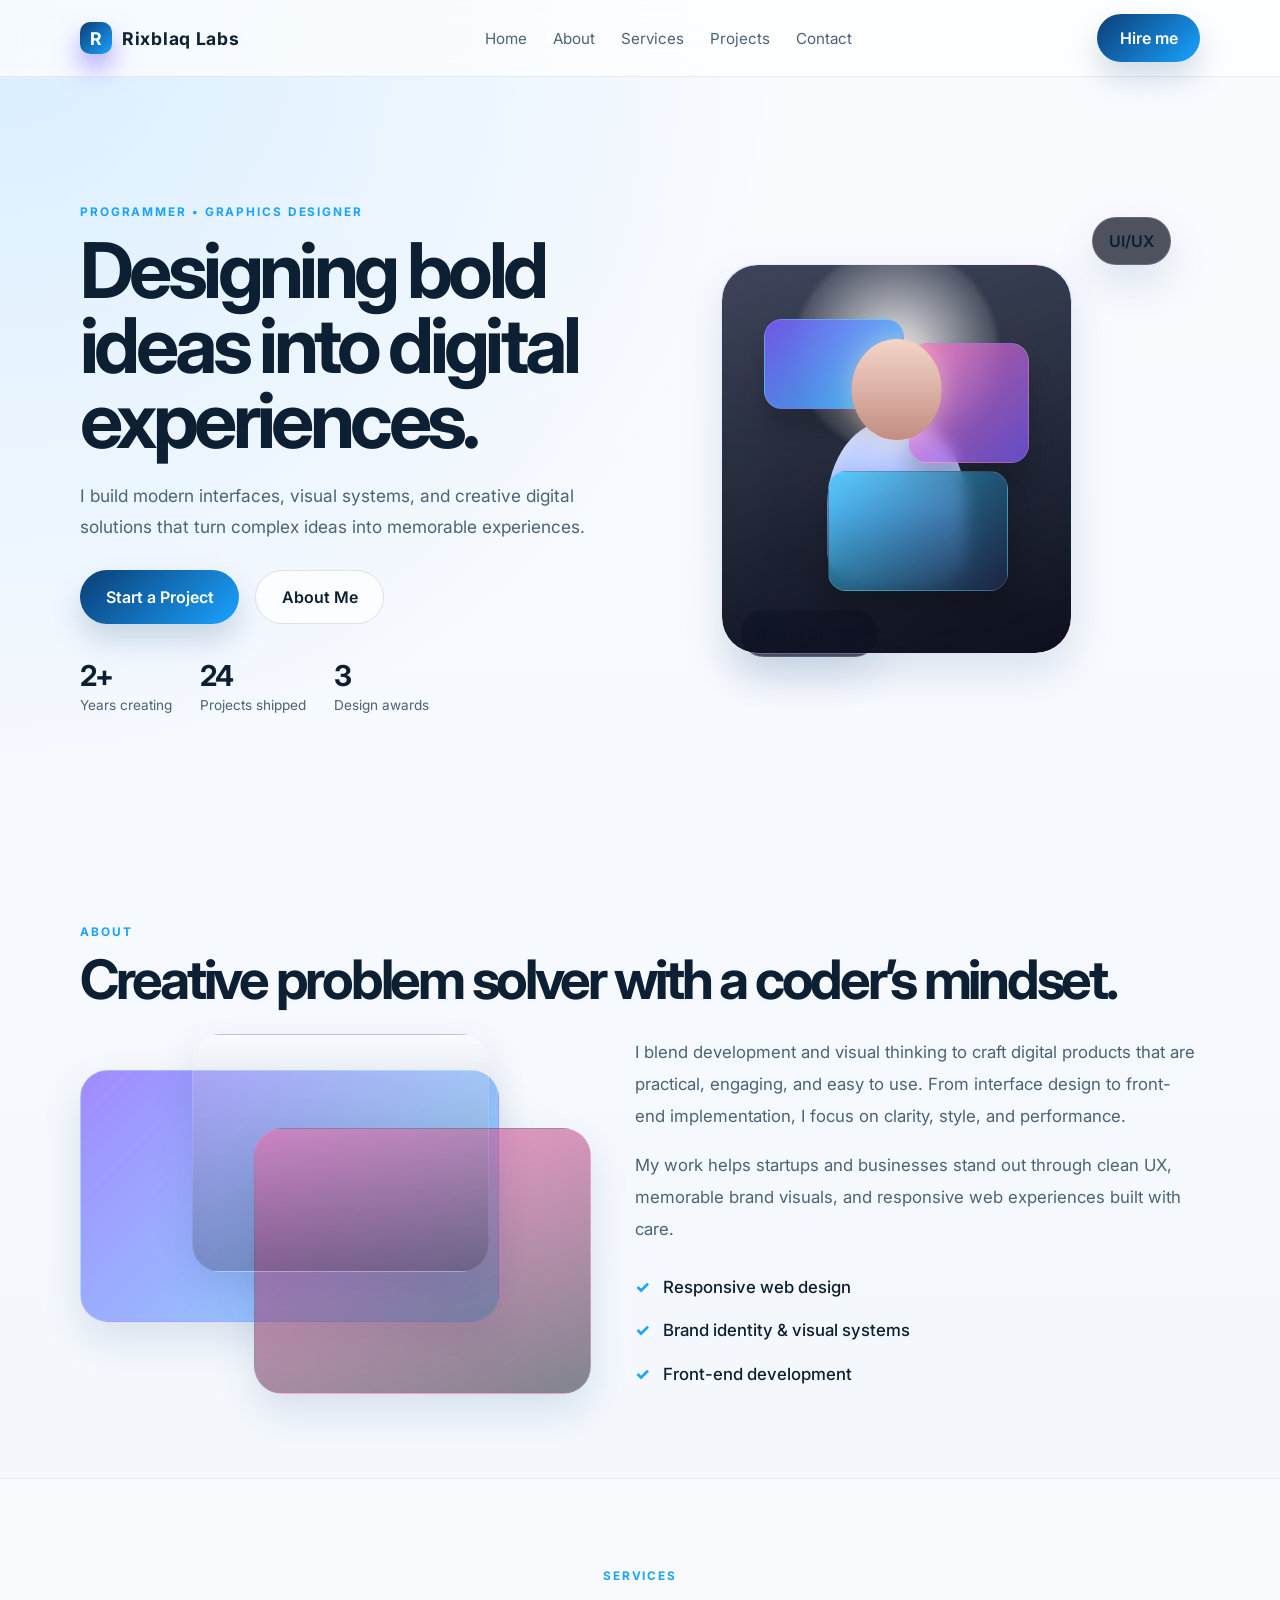
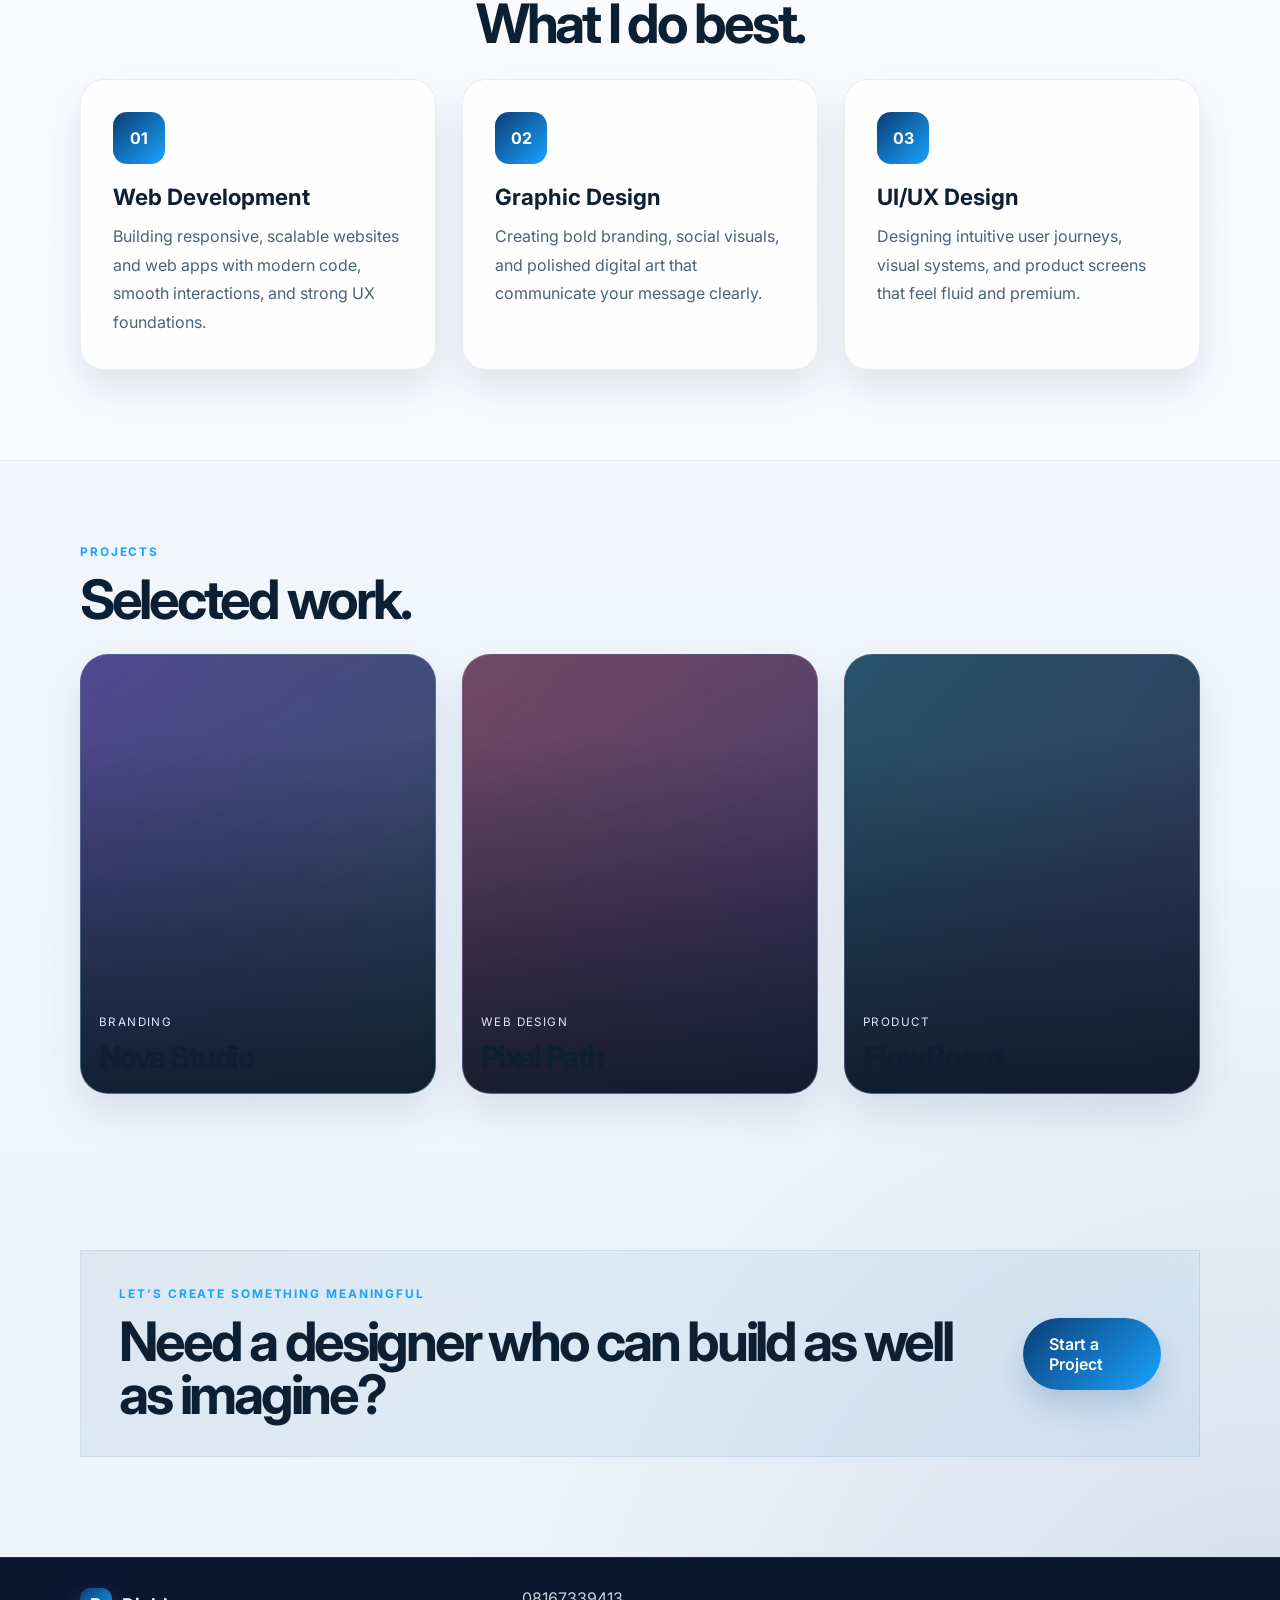
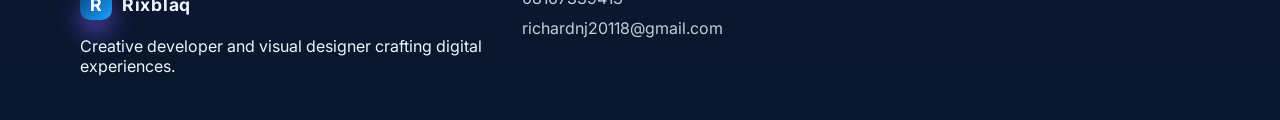
<file: index.html>
<!DOCTYPE html>
<html lang="en">
  <head>
    <meta charset="UTF-8" />
    <meta name="viewport" content="width=device-width, initial-scale=1.0" />
    <title>Rixblaq | Portfolio</title>
    <meta
      name="description"
      content="Portfolio website for a programmer and graphics designer."
    />
    <link rel="preconnect" href="https://fonts.googleapis.com" />
    <link rel="preconnect" href="https://fonts.gstatic.com" crossorigin />
    <link
      href="https://fonts.googleapis.com/css2?family=Inter:wght@400;500;600;700;800;900&display=swap"
      rel="stylesheet"
    />
    <link rel="icon" type="image/jpg" href="images/favicon.jpg">
    <link rel="stylesheet" href="assets/style.css">
  </head>
  <body>
    <header class="site-header">
      <nav class="nav container">
        <div class="brand">
          <span class="brand-mark">R</span>
          <span>Rixblaq Labs</span>
        </div>
        <div class="nav-links">
          <a href="home.html">Home</a>
          <a href="about.html">About</a>
          <a href="services.html">Services</a>
          <a href="projects.html">Projects</a>
          <a href="contact.html">Contact</a>
        </div>
        <a class="nav-btn" href="https://wa.me/2348167339413?text=Hi%20Richard%2C%20I%20saw%20your%20portfolio%20and%20I%E2%80%99d%20like%20to%20discuss%20a%20project.%20Are%20you%20available%3F" target="_blank" rel="noreferrer">Hire me</a>
      </nav>
    </header>

    <main>
      <section class="hero container">
        <div class="hero-copy">
          <p class="eyebrow">Programmer • Graphics Designer</p>
          <h1>Designing bold ideas into digital experiences.</h1>
          <p class="lead">
            I build modern interfaces, visual systems, and creative digital solutions
            that turn complex ideas into memorable experiences.
          </p>
          <div class="cta-row">
            <a class="primary-btn" href="https://wa.me/2348167339413?text=Hi%20Richard%2C%20I%20saw%20your%20portfolio%20and%20I%E2%80%99d%20like%20to%20discuss%20a%20project.%20Are%20you%20available%3F" target="_blank" rel="noreferrer">Start a Project</a>
            <a class="secondary-btn" href="about.html">About Me</a>
          </div>
          <div class="hero-stats">
            <div>
              <strong>2+</strong>
              <span>Years creating</span>
            </div>
            <div>
              <strong>24</strong>
              <span>Projects shipped</span>
            </div>
            <div>
              <strong>3</strong>
              <span>Design awards</span>
            </div>
          </div>
        </div>

        <div class="hero-visual" aria-label="Designer portfolio graphic">
          <div class="portrait-card">
            <div class="portrait-glow"></div>
            <div class="portrait-shape">
              <div class="mini-card mini-one"></div>
              <div class="mini-card mini-two"></div>
              <div class="mini-card mini-three"></div>
            </div>
          </div>
          <div class="floating-tag tag-top">UI/UX</div>
          <div class="floating-tag tag-bottom">Brand Design</div>
        </div>
      </section>

      <section class="about container">
        <div class="section-heading">
          <p class="eyebrow">About</p>
          <h2>Creative problem solver with a coder’s mindset.</h2>
        </div>
        <div class="about-grid">
          <div class="about-visual">
            <div class="panel panel-one"></div>
            <div class="panel panel-two"></div>
            <div class="panel panel-three"></div>
          </div>
          <div class="about-copy">
            <p>
              I blend development and visual thinking to craft digital products that are
              practical, engaging, and easy to use. From interface design to front-end
              implementation, I focus on clarity, style, and performance.
            </p>
            <p>
              My work helps startups and businesses stand out through clean UX,
              memorable brand visuals, and responsive web experiences built with care.
            </p>
            <ul class="check-list">
              <li>Responsive web design</li>
              <li>Brand identity & visual systems</li>
              <li>Front-end development</li>
            </ul>
          </div>
        </div>
      </section>

      <section class="services">
        <div class="container">
          <div class="section-heading center">
            <p class="eyebrow">Services</p>
            <h2>What I do best.</h2>
          </div>
          <div class="service-grid">
            <article class="service-card">
              <div class="icon">01</div>
              <h3>Web Development</h3>
              <p>
                Building responsive, scalable websites and web apps with modern code,
                smooth interactions, and strong UX foundations.
              </p>
            </article>
            <article class="service-card">
              <div class="icon">02</div>
              <h3>Graphic Design</h3>
              <p>
                Creating bold branding, social visuals, and polished digital art that
                communicate your message clearly.
              </p>
            </article>
            <article class="service-card">
              <div class="icon">03</div>
              <h3>UI/UX Design</h3>
              <p>
                Designing intuitive user journeys, visual systems, and product screens
                that feel fluid and premium.
              </p>
            </article>
          </div>
        </div>
      </section>

      <section class="projects container">
        <div class="section-heading">
          <p class="eyebrow">Projects</p>
          <h2>Selected work.</h2>
        </div>
        <div class="project-grid">
          <article class="project-card card-one">
            <div class="project-info">
              <span>Branding</span>
              <h3>Nova Studio</h3>
            </div>
          </article>
          <article class="project-card card-two">
            <div class="project-info">
              <span>Web Design</span>
              <h3>Pixel Path</h3>
            </div>
          </article>
          <article class="project-card card-three">
            <div class="project-info">
              <span>Product</span>
              <h3>FlowBoard</h3>
            </div>
          </article>
        </div>
      </section>

      <section class="cta-banner container">
        <div>
          <p class="eyebrow">Let’s create something meaningful</p>
          <h2>Need a designer who can build as well as imagine?</h2>
        </div>
        <a class="primary-btn" href="https://wa.me/2348167339413?text=Hi%20Richard%2C%20I%20saw%20your%20portfolio%20and%20I%E2%80%99d%20like%20to%20discuss%20a%20project.%20Are%20you%20available%3F" target="_blank" rel="noreferrer">Start a Project</a>
      </section>
    </main>

    <footer class="site-footer">
      <div class="container footer-inner">
        <div>
          <div class="brand">
            <span class="brand-mark">R</span>
            <span>Rixblaq</span>
          </div>
          <p>Creative developer and visual designer crafting digital experiences.</p>
        </div>
        <div class="contact-links">
          <a href="tel:+2348167339413">08167339413</a>
          <a href="mailto:richardnj20118@gmail.com">richardnj20118@gmail.com</a>
        </div>
      </div>
    </footer>
  </body>
</html>
</file>
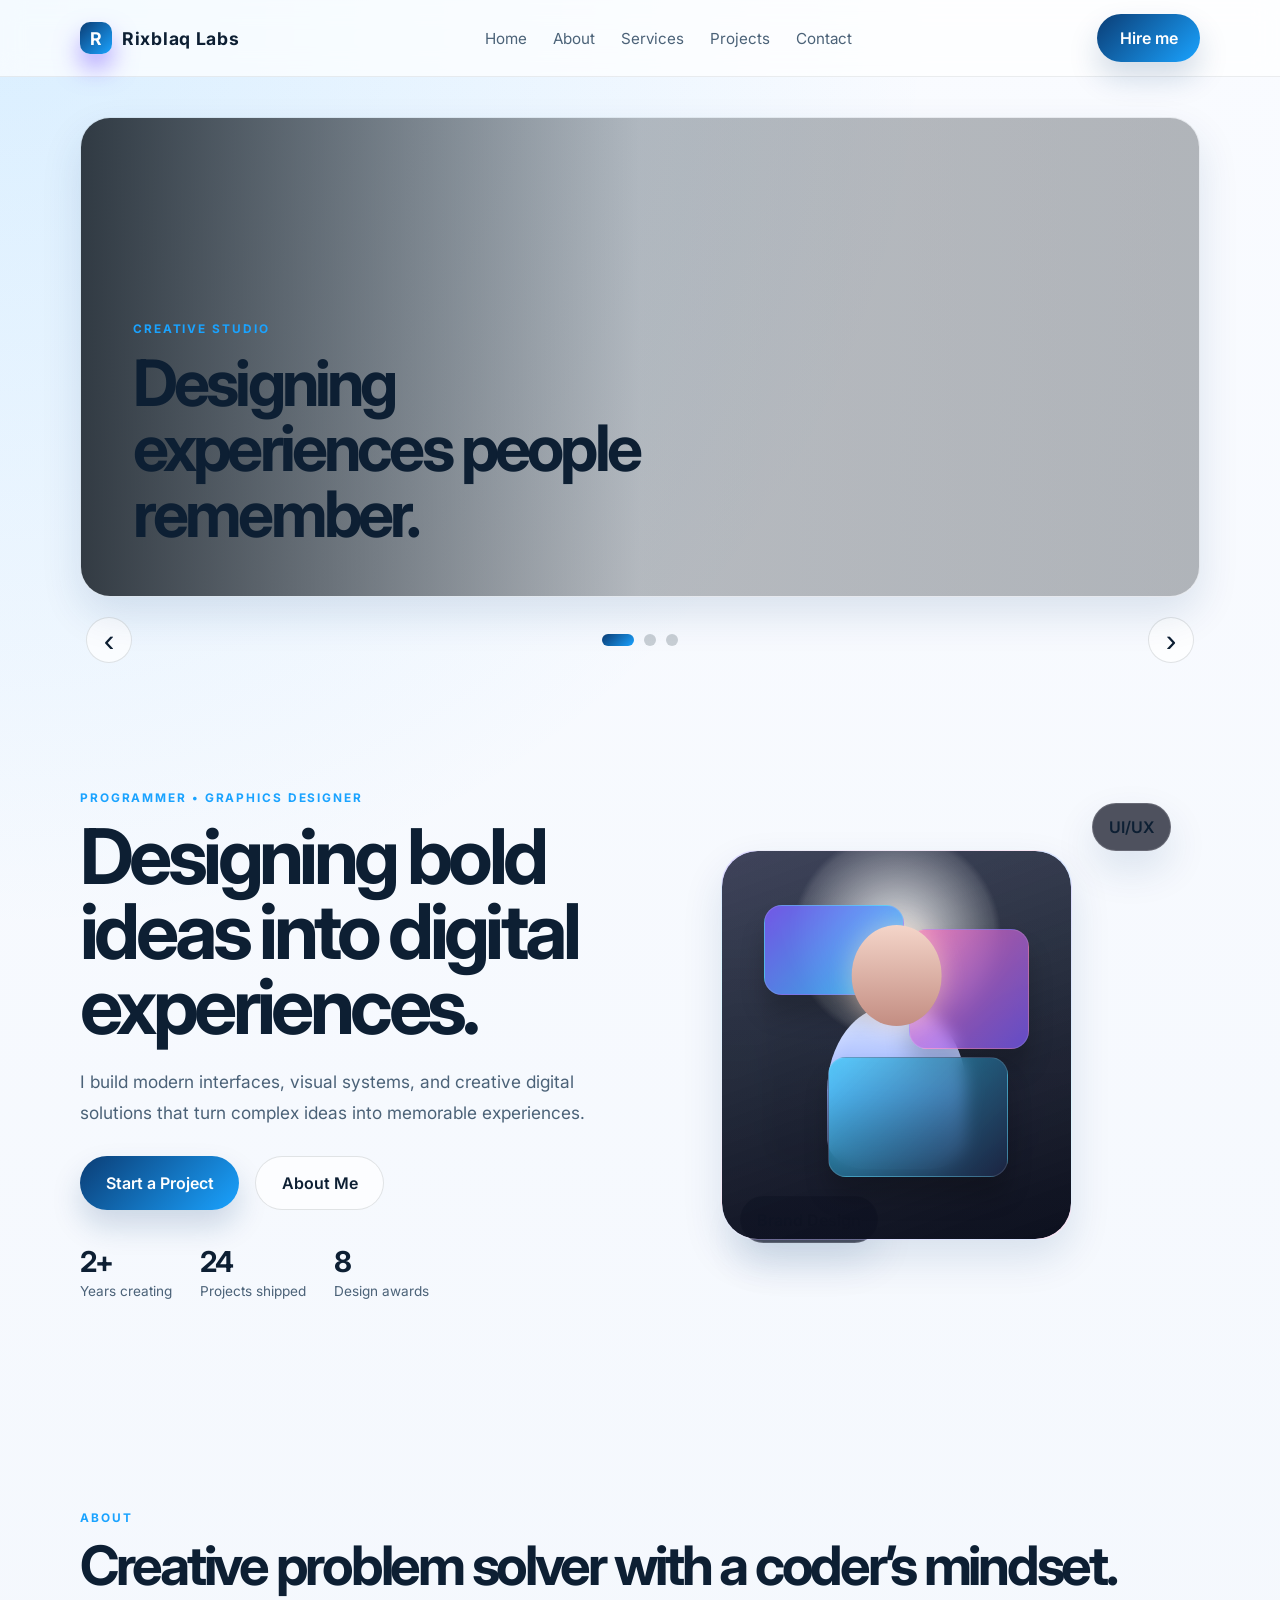
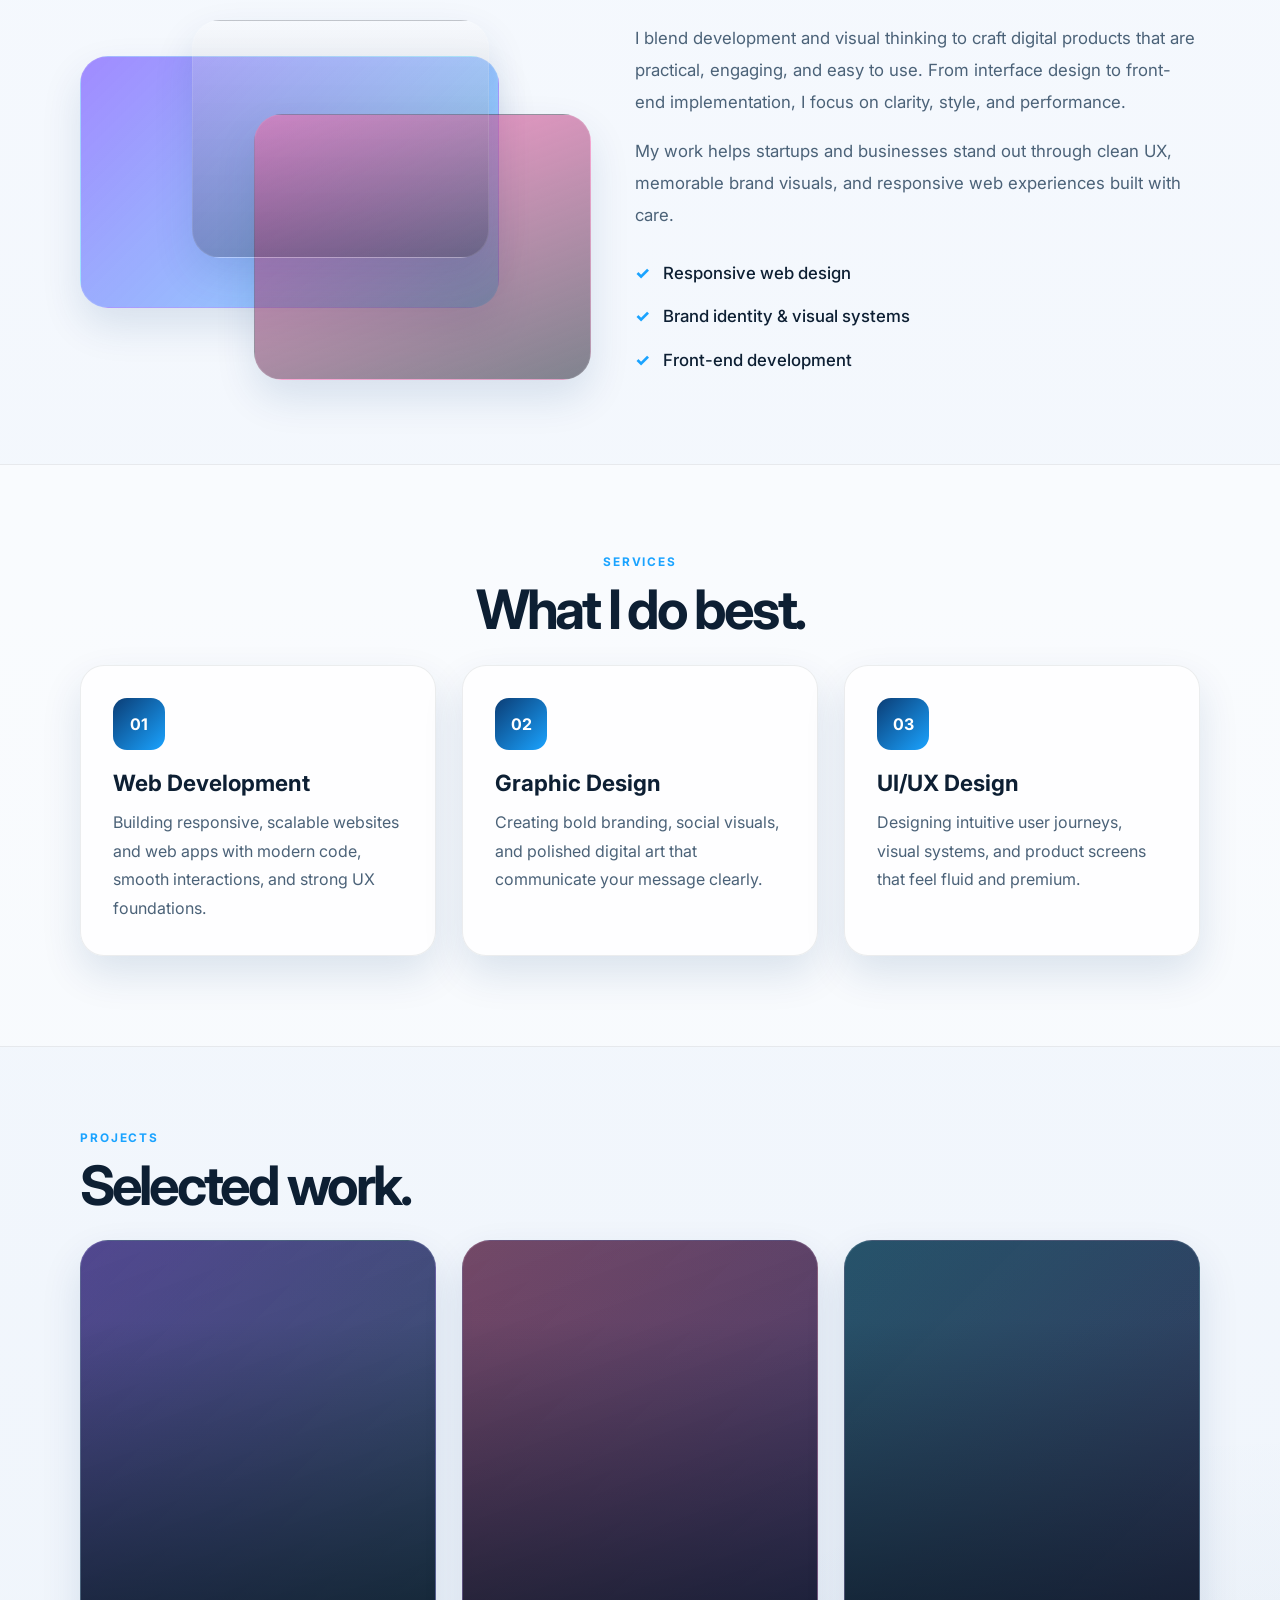
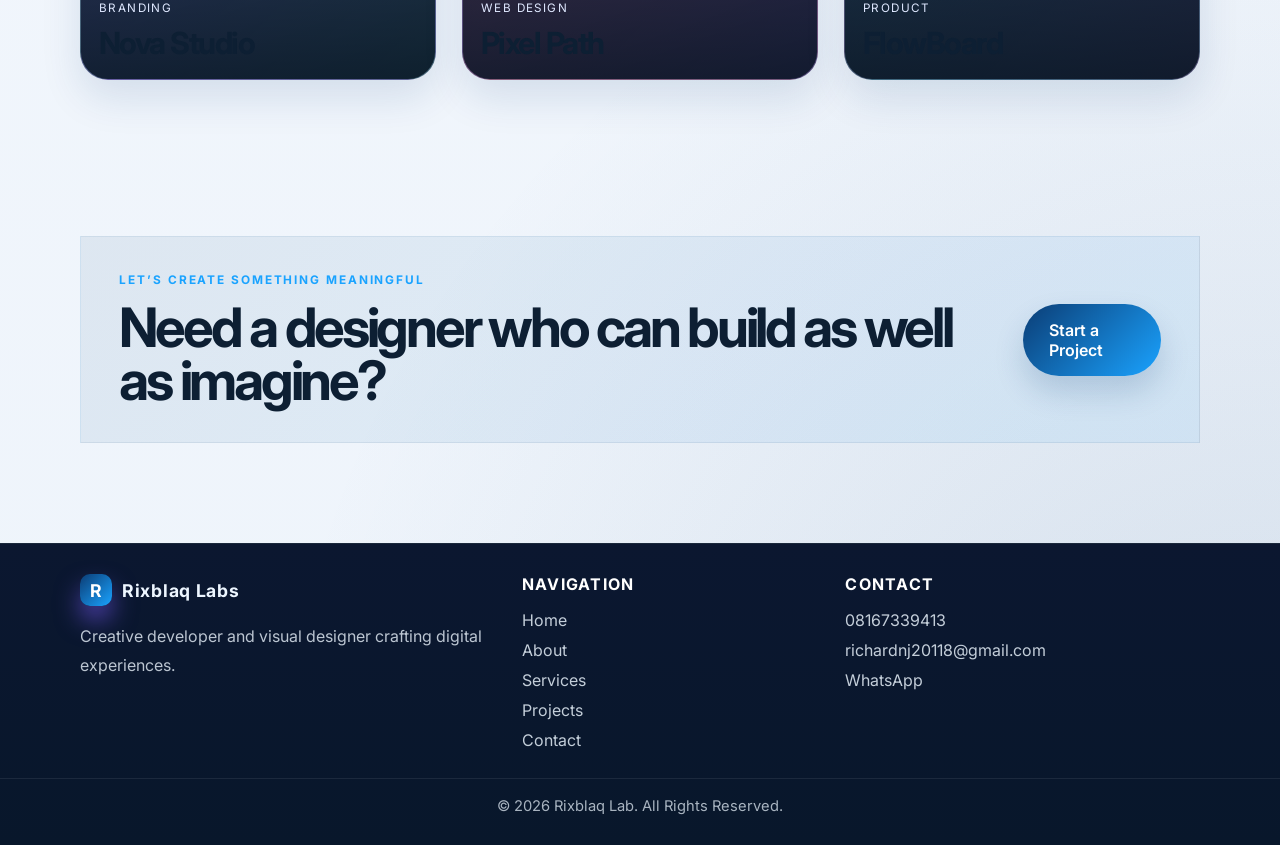
<file: assets/index.html>
<!DOCTYPE html>
<html lang="en">
  <head>
    <meta charset="UTF-8" />
    <meta name="viewport" content="width=device-width, initial-scale=1.0" />
    <title>Rixblaq Lab | Portfolio</title>
    <meta
      name="description"
      content="Portfolio website for a programmer and graphics designer."
    />
    <link rel="preconnect" href="https://fonts.googleapis.com" />
    <link rel="preconnect" href="https://fonts.gstatic.com" crossorigin />
    <link
      href="https://fonts.googleapis.com/css2?family=Inter:wght@400;500;600;700;800;900&display=swap"
      rel="stylesheet"
    />
    <link rel="icon" type="image/svg+xml" href="images/logo.svg" />
    <link rel="stylesheet" href="style.css" />
  </head>
  <body>
    <header class="site-header">
      <!--Navigation-->
      <nav class="nav container">
        <div class="brand">
          <span class="brand-mark">R</span>
          <span>Rixblaq Labs</span>
        </div>
        <div class="nav-links">
          <a href="home.html">Home</a>
          <a href="about.html">About</a>
          <a href="services.html">Services</a>
          <a href="projects.html">Projects</a>
          <a href="contact.html">Contact</a>
        </div>
        <a class="nav-btn" href="https://wa.me/2348167339413?text=Hi%20Richard%2C%20I%20saw%20your%20portfolio%20and%20I%E2%80%99d%20like%20to%20discuss%20a%20project.%20Are%20you%20available%3F" target="_blank" rel="noreferrer">Hire me</a>
      </nav>
    </header>

    <main>
      <section class="top-slider container" aria-label="Featured work slider">
        <div class="slider-track">
          <article class="slide active" style="background-image: url('https://images.unsplash.com/photo-1522202176988-66273c2fd55f?auto=format&fit=crop&w=1400&q=80');">
            <div class="slide-overlay"></div>
            <div class="slide-content">
              <p class="eyebrow">Creative Studio</p>
              <h2>Designing experiences people remember.</h2>
            </div>
          </article>

          <article class="slide" style="background-image: url('https://images.unsplash.com/photo-1516321318423-f06f85e504b3?auto=format&fit=crop&w=1400&q=80');">
            <div class="slide-overlay"></div>
            <div class="slide-content">
              <p class="eyebrow">Web Products</p>
              <h2>Modern interfaces built to perform.</h2>
            </div>
          </article>

          <article class="slide" style="background-image: url('https://images.unsplash.com/photo-1497366754035-f200968a6e72?auto=format&fit=crop&w=1400&q=80');">
            <div class="slide-overlay"></div>
            <div class="slide-content">
              <p class="eyebrow">Brand Identity</p>
              <h2>Bold visuals that turn ideas into impact.</h2>
            </div>
          </article>
        </div>

        <div class="slider-controls">
          <button class="slider-btn prev" type="button" aria-label="Previous slide">&#8249;</button>
          <div class="slider-dots" aria-label="Slide navigation">
            <button class="dot active" type="button" aria-label="Go to slide 1"></button>
            <button class="dot" type="button" aria-label="Go to slide 2"></button>
            <button class="dot" type="button" aria-label="Go to slide 3"></button>
          </div>
          <button class="slider-btn next" type="button" aria-label="Next slide">&#8250;</button>
        </div>
      </section>

      <section class="hero container">
        <div class="hero-copy">
          <p class="eyebrow">Programmer • Graphics Designer</p>
          <h1>Designing bold ideas into digital experiences.</h1>
          <p class="lead">
            I build modern interfaces, visual systems, and creative digital solutions
            that turn complex ideas into memorable experiences.
          </p>
          <div class="cta-row">
            <a class="primary-btn" href="https://wa.me/2348167339413?text=Hi%20Richard%2C%20I%20saw%20your%20portfolio%20and%20I%E2%80%99d%20like%20to%20discuss%20a%20project.%20Are%20you%20available%3F" target="_blank" rel="noreferrer">Start a Project</a>
            <a class="secondary-btn" href="about.html">About Me</a>
          </div>
          <div class="hero-stats">
            <div>
              <strong>2+</strong>
              <span>Years creating</span>
            </div>
            <div>
              <strong>24</strong>
              <span>Projects shipped</span>
            </div>
            <div>
              <strong>8</strong>
              <span>Design awards</span>
            </div>
          </div>
        </div>

        <div class="hero-visual" aria-label="Designer portfolio graphic">
          <div class="portrait-card">
            <div class="portrait-glow"></div>
            <div class="portrait-shape">
              <div class="mini-card mini-one"></div>
              <div class="mini-card mini-two"></div>
              <div class="mini-card mini-three"></div>
            </div>
          </div>
          <div class="floating-tag tag-top">UI/UX</div>
          <div class="floating-tag tag-bottom">Brand Design</div>
        </div>
      </section>

      <section class="about container">
        <div class="section-heading">
          <p class="eyebrow">About</p>
          <h2>Creative problem solver with a coder’s mindset.</h2>
        </div>
        <div class="about-grid">
          <div class="about-visual">
            <div class="panel panel-one"></div>
            <div class="panel panel-two"></div>
            <div class="panel panel-three"></div>
          </div>
          <div class="about-copy">
            <p>
              I blend development and visual thinking to craft digital products that are
              practical, engaging, and easy to use. From interface design to front-end
              implementation, I focus on clarity, style, and performance.
            </p>
            <p>
              My work helps startups and businesses stand out through clean UX,
              memorable brand visuals, and responsive web experiences built with care.
            </p>
            <ul class="check-list">
              <li>Responsive web design</li>
              <li>Brand identity & visual systems</li>
              <li>Front-end development</li>
            </ul>
          </div>
        </div>
      </section>

      <section class="services">
        <div class="container">
          <div class="section-heading center">
            <p class="eyebrow">Services</p>
            <h2>What I do best.</h2>
          </div>
          <div class="service-grid">
            <article class="service-card">
              <div class="icon">01</div>
              <h3>Web Development</h3>
              <p>
                Building responsive, scalable websites and web apps with modern code,
                smooth interactions, and strong UX foundations.
              </p>
            </article>
            <article class="service-card">
              <div class="icon">02</div>
              <h3>Graphic Design</h3>
              <p>
                Creating bold branding, social visuals, and polished digital art that
                communicate your message clearly.
              </p>
            </article>
            <article class="service-card">
              <div class="icon">03</div>
              <h3>UI/UX Design</h3>
              <p>
                Designing intuitive user journeys, visual systems, and product screens
                that feel fluid and premium.
              </p>
            </article>
          </div>
        </div>
      </section>

      <section class="projects container">
        <div class="section-heading">
          <p class="eyebrow">Projects</p>
          <h2>Selected work.</h2>
        </div>
        <div class="project-grid">
          <article class="project-card card-one">
            <div class="project-info">
              <span>Branding</span>
              <h3>Nova Studio</h3>
            </div>
          </article>
          <article class="project-card card-two">
            <div class="project-info">
              <span>Web Design</span>
              <h3>Pixel Path</h3>
            </div>
          </article>
          <article class="project-card card-three">
            <div class="project-info">
              <span>Product</span>
              <h3>FlowBoard</h3>
            </div>
          </article>
        </div>
      </section>

      <section class="cta-banner container">
        <div>
          <p class="eyebrow">Let’s create something meaningful</p>
          <h2>Need a designer who can build as well as imagine?</h2>
        </div>
        <a class="primary-btn" href="https://wa.me/2348167339413?text=Hi%20Richard%2C%20I%20saw%20your%20portfolio%20and%20I%E2%80%99d%20like%20to%20discuss%20a%20project.%20Are%20you%20available%3F" target="_blank" rel="noreferrer">Start a Project</a>
      </section>
    </main>

    <footer class="site-footer">
      <div class="container footer-inner">
        <div class="footer-brand">
          <div class="brand">
            <span class="brand-mark">R</span>
            <span>Rixblaq Labs</span>
          </div>
          <p>Creative developer and visual designer crafting digital experiences.</p>
        </div>

        <nav class="footer-nav" aria-label="Footer navigation">
          <h3>Navigation</h3>
          <div class="footer-nav-links">
            <a href="home.html">Home</a>
            <a href="about.html">About</a>
            <a href="services.html">Services</a>
            <a href="projects.html">Projects</a>
            <a href="contact.html">Contact</a>
          </div>
        </nav>

        <div class="footer-contact">
          <h3>Contact</h3>
          <div class="contact-links">
            <a href="tel:+2348167339413">08167339413</a>
            <a href="mailto:richardnj20118@gmail.com">richardnj20118@gmail.com</a>
            <a href="https://wa.me/2348167339413?text=Hi%20Richard%2C%20I%20saw%20your%20portfolio%20and%20I%E2%80%99d%20like%20to%20discuss%20a%20project.%20Are%20you%20available%3F" target="_blank" rel="noreferrer">WhatsApp</a>
          </div>
        </div>
      </div>
      <div class="footer-bottom">
        <div class="container">
          <p>© 2026 Rixblaq Lab. All Rights Reserved.</p>
        </div>
      </div>
    </footer>

    <script>
      const slides = Array.from(document.querySelectorAll('.slide'));
      const dots = Array.from(document.querySelectorAll('.dot'));
      const prevBtn = document.querySelector('.prev');
      const nextBtn = document.querySelector('.next');
      let currentSlide = 0;

      function showSlide(index) {
        currentSlide = (index + slides.length) % slides.length;

        slides.forEach((slide, idx) => {
          slide.classList.toggle('active', idx === currentSlide);
        });

        dots.forEach((dot, idx) => {
          dot.classList.toggle('active', idx === currentSlide);
        });
      }

      prevBtn.addEventListener('click', () => showSlide(currentSlide - 1));
      nextBtn.addEventListener('click', () => showSlide(currentSlide + 1));

      dots.forEach((dot, idx) => {
        dot.addEventListener('click', () => showSlide(idx));
      });

      setInterval(() => showSlide(currentSlide + 1), 5000);
    </script>
  </body>
</html>
</file>
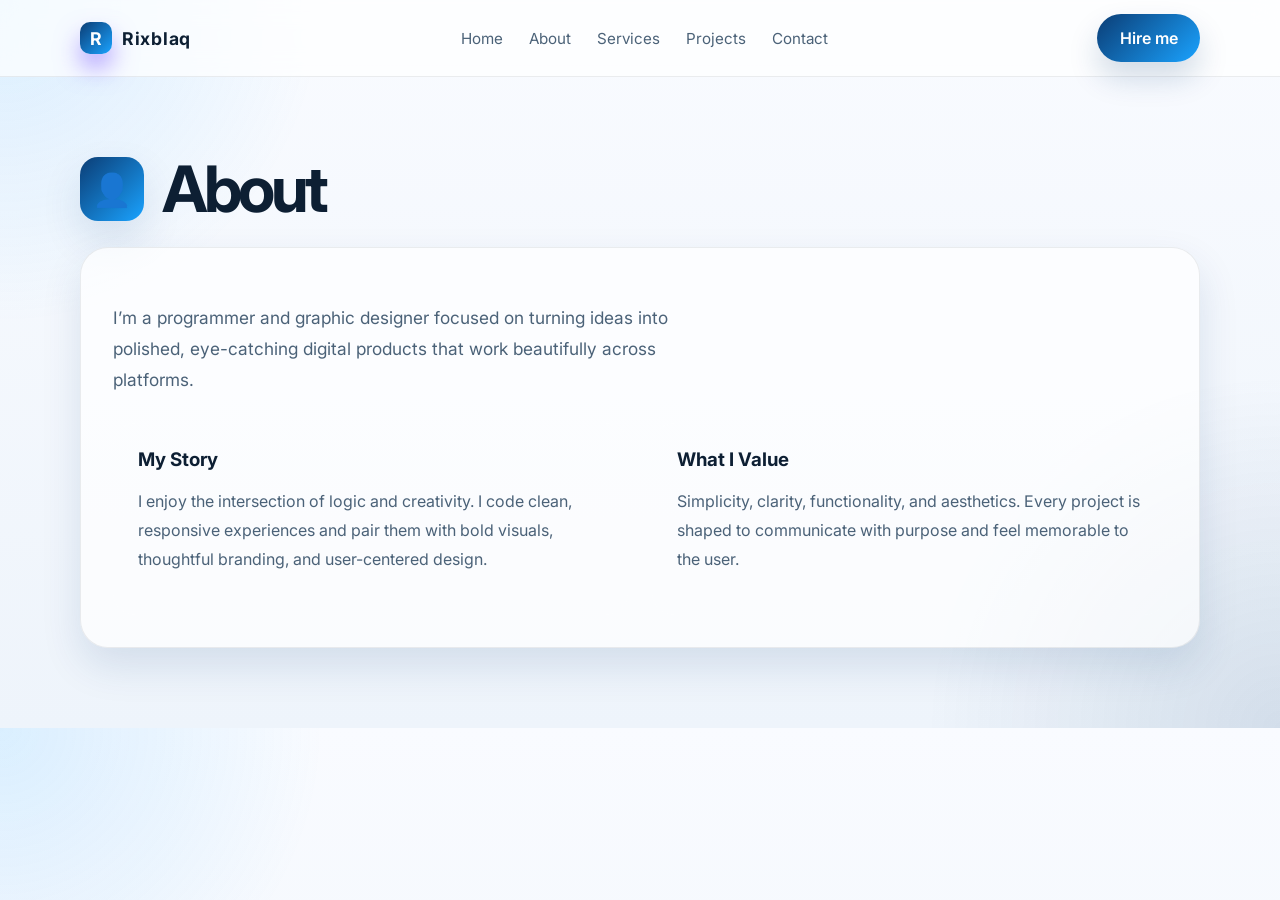
<file: about.html>
<!DOCTYPE html>
<html lang="en">
  <head>
    <meta charset="UTF-8" />
    <meta name="viewport" content="width=device-width, initial-scale=1.0" />
    <title>About | Rixblaq</title>
    <link rel="preconnect" href="https://fonts.googleapis.com" />
    <link rel="preconnect" href="https://fonts.gstatic.com" crossorigin />
    <link href="https://fonts.googleapis.com/css2?family=Inter:wght@400;500;600;700;800;900&display=swap" rel="stylesheet" />
    <link rel="stylesheet" href="assets/style.css" />
  </head>
  <body>
    <header class="site-header">
      <nav class="nav container">
        <div class="brand">
          <span class="brand-mark">R</span>
          <span>Rixblaq</span>
        </div>
        <div class="nav-links">
          <a href="home.html">Home</a>
          <a href="about.html">About</a>
          <a href="services.html">Services</a>
          <a href="projects.html">Projects</a>
          <a href="contact.html">Contact</a>
        </div>
        <a class="nav-btn" href="https://wa.me/2348167339413?text=Hi%20Richard%2C%20I%20saw%20your%20portfolio%20and%20I%E2%80%99d%20like%20to%20discuss%20a%20project.%20Are%20you%20available%3F" target="_blank" rel="noreferrer">Hire me</a>
      </nav>
    </header>

    <main class="container page-shell">
      <div class="page-header">
        <div class="page-icon">👤</div>
        <h1>About</h1>
      </div>

      <div class="page-content">
        <p class="lead">
          I’m a programmer and graphic designer focused on turning ideas into polished,
          eye-catching digital products that work beautifully across platforms.
        </p>

        <div class="page-grid">
          <div class="detail-card">
            <h3>My Story</h3>
            <p>
              I enjoy the intersection of logic and creativity. I code clean, responsive
              experiences and pair them with bold visuals, thoughtful branding, and user-centered design.
            </p>
          </div>

          <div class="detail-card">
            <h3>What I Value</h3>
            <p>
              Simplicity, clarity, functionality, and aesthetics. Every project is shaped to
              communicate with purpose and feel memorable to the user.
            </p>
          </div>
        </div>
      </div>
    </main>
  </body>
</html>
</file>
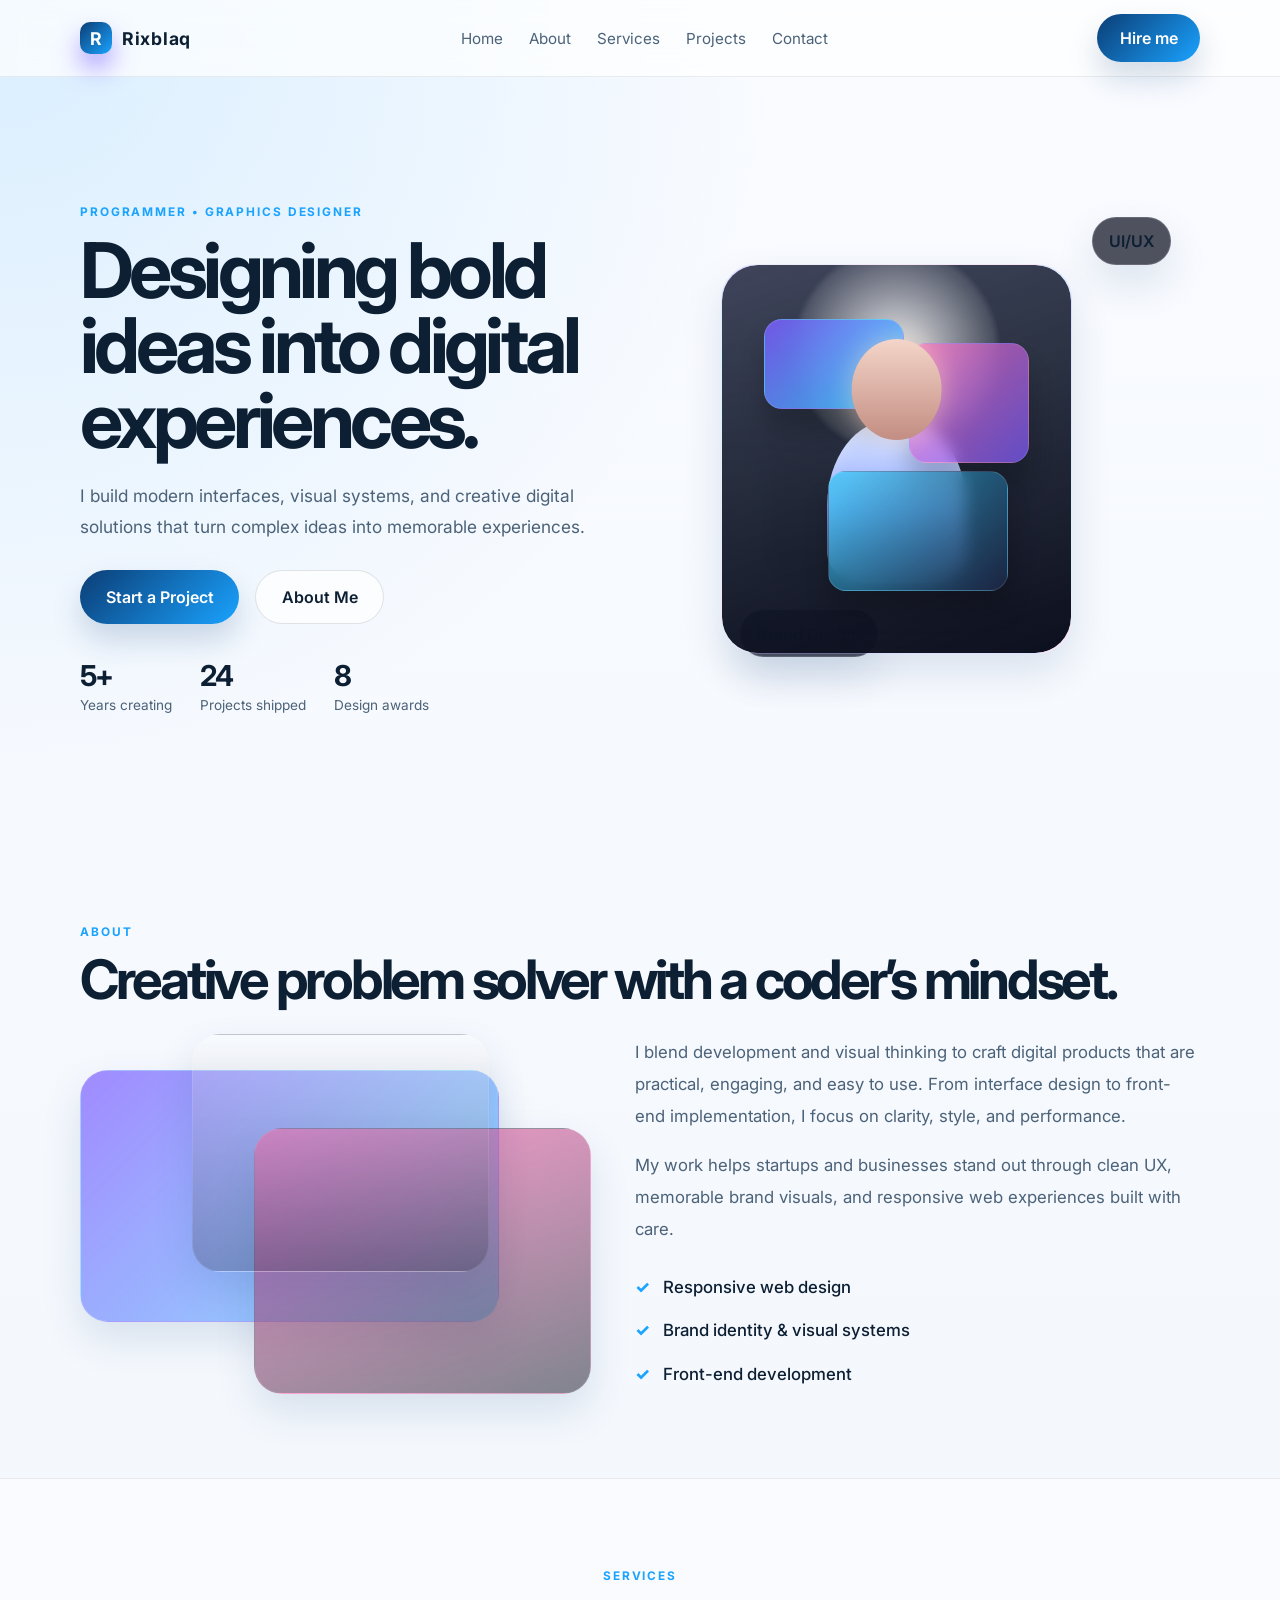
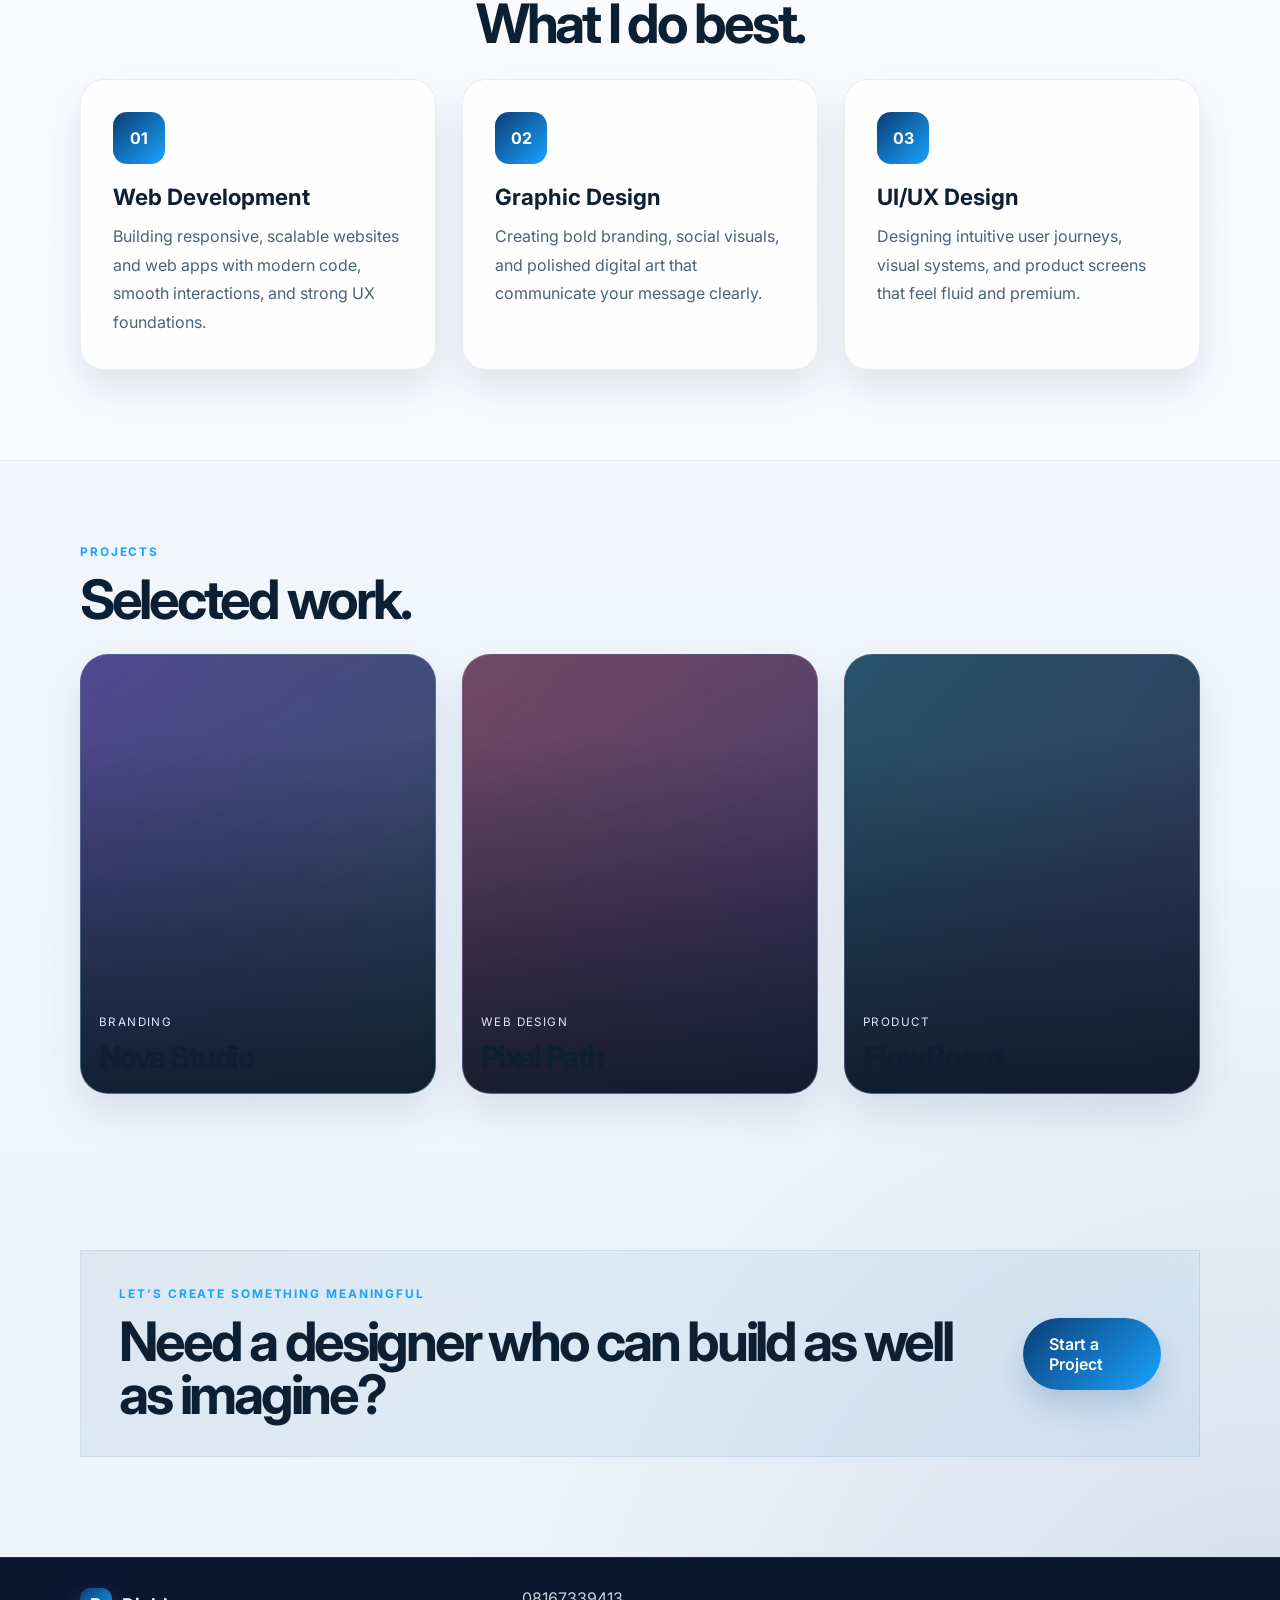
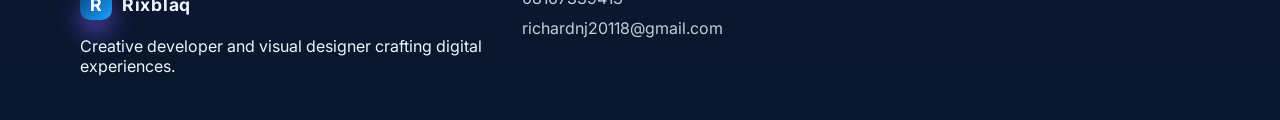
<file: home.html>
<!DOCTYPE html>
<html lang="en">
  <head>
    <meta charset="UTF-8" />
    <meta name="viewport" content="width=device-width, initial-scale=1.0" />
    <title>Home | Rixblaq</title>
    <meta
      name="description"
      content="Portfolio website for a programmer and graphics designer."
    />
    <link rel="preconnect" href="https://fonts.googleapis.com" />
    <link rel="preconnect" href="https://fonts.gstatic.com" crossorigin />
    <link
      href="https://fonts.googleapis.com/css2?family=Inter:wght@400;500;600;700;800;900&display=swap"
      rel="stylesheet"
    />
    <link rel="stylesheet" href="assets/style.css" />
  </head>
  <body>
    <header class="site-header">
      <nav class="nav container">
        <div class="brand">
          <span class="brand-mark">R</span>
          <span>Rixblaq</span>
        </div>
        <div class="nav-links">
          <a href="home.html">Home</a>
          <a href="about.html">About</a>
          <a href="services.html">Services</a>
          <a href="projects.html">Projects</a>
          <a href="contact.html">Contact</a>
        </div>
        <a class="nav-btn" href="https://wa.me/2348167339413?text=Hi%20Richard%2C%20I%20saw%20your%20portfolio%20and%20I%E2%80%99d%20like%20to%20discuss%20a%20project.%20Are%20you%20available%3F" target="_blank" rel="noreferrer">Hire me</a>
      </nav>
    </header>

    <main>
      <section class="hero container">
        <div class="hero-copy">
          <p class="eyebrow">Programmer • Graphics Designer</p>
          <h1>Designing bold ideas into digital experiences.</h1>
          <p class="lead">
            I build modern interfaces, visual systems, and creative digital solutions
            that turn complex ideas into memorable experiences.
          </p>
          <div class="cta-row">
            <a class="primary-btn" href="https://wa.me/2348167339413?text=Hi%20Richard%2C%20I%20saw%20your%20portfolio%20and%20I%E2%80%99d%20like%20to%20discuss%20a%20project.%20Are%20you%20available%3F" target="_blank" rel="noreferrer">Start a Project</a>
            <a class="secondary-btn" href="about.html">About Me</a>
          </div>
          <div class="hero-stats">
            <div>
              <strong>5+</strong>
              <span>Years creating</span>
            </div>
            <div>
              <strong>24</strong>
              <span>Projects shipped</span>
            </div>
            <div>
              <strong>8</strong>
              <span>Design awards</span>
            </div>
          </div>
        </div>

        <div class="hero-visual" aria-label="Designer portfolio graphic">
          <div class="portrait-card">
            <div class="portrait-glow"></div>
            <div class="portrait-shape">
              <div class="mini-card mini-one"></div>
              <div class="mini-card mini-two"></div>
              <div class="mini-card mini-three"></div>
            </div>
          </div>
          <div class="floating-tag tag-top">UI/UX</div>
          <div class="floating-tag tag-bottom">Brand Design</div>
        </div>
      </section>

      <section class="about container">
        <div class="section-heading">
          <p class="eyebrow">About</p>
          <h2>Creative problem solver with a coder’s mindset.</h2>
        </div>
        <div class="about-grid">
          <div class="about-visual">
            <div class="panel panel-one"></div>
            <div class="panel panel-two"></div>
            <div class="panel panel-three"></div>
          </div>
          <div class="about-copy">
            <p>
              I blend development and visual thinking to craft digital products that are
              practical, engaging, and easy to use. From interface design to front-end
              implementation, I focus on clarity, style, and performance.
            </p>
            <p>
              My work helps startups and businesses stand out through clean UX,
              memorable brand visuals, and responsive web experiences built with care.
            </p>
            <ul class="check-list">
              <li>Responsive web design</li>
              <li>Brand identity & visual systems</li>
              <li>Front-end development</li>
            </ul>
          </div>
        </div>
      </section>

      <section class="services">
        <div class="container">
          <div class="section-heading center">
            <p class="eyebrow">Services</p>
            <h2>What I do best.</h2>
          </div>
          <div class="service-grid">
            <article class="service-card">
              <div class="icon">01</div>
              <h3>Web Development</h3>
              <p>
                Building responsive, scalable websites and web apps with modern code,
                smooth interactions, and strong UX foundations.
              </p>
            </article>
            <article class="service-card">
              <div class="icon">02</div>
              <h3>Graphic Design</h3>
              <p>
                Creating bold branding, social visuals, and polished digital art that
                communicate your message clearly.
              </p>
            </article>
            <article class="service-card">
              <div class="icon">03</div>
              <h3>UI/UX Design</h3>
              <p>
                Designing intuitive user journeys, visual systems, and product screens
                that feel fluid and premium.
              </p>
            </article>
          </div>
        </div>
      </section>

      <section class="projects container">
        <div class="section-heading">
          <p class="eyebrow">Projects</p>
          <h2>Selected work.</h2>
        </div>
        <div class="project-grid">
          <article class="project-card card-one">
            <div class="project-info">
              <span>Branding</span>
              <h3>Nova Studio</h3>
            </div>
          </article>
          <article class="project-card card-two">
            <div class="project-info">
              <span>Web Design</span>
              <h3>Pixel Path</h3>
            </div>
          </article>
          <article class="project-card card-three">
            <div class="project-info">
              <span>Product</span>
              <h3>FlowBoard</h3>
            </div>
          </article>
        </div>
      </section>

      <section class="cta-banner container">
        <div>
          <p class="eyebrow">Let’s create something meaningful</p>
          <h2>Need a designer who can build as well as imagine?</h2>
        </div>
        <a class="primary-btn" href="https://wa.me/2348167339413?text=Hi%20Richard%2C%20I%20saw%20your%20portfolio%20and%20I%E2%80%99d%20like%20to%20discuss%20a%20project.%20Are%20you%20available%3F" target="_blank" rel="noreferrer">Start a Project</a>
      </section>
    </main>

    <footer class="site-footer">
      <div class="container footer-inner">
        <div>
          <div class="brand">
            <span class="brand-mark">R</span>
            <span>Rixblaq</span>
          </div>
          <p>Creative developer and visual designer crafting digital experiences.</p>
        </div>
        <div class="contact-links">
          <a href="tel:+2348167339413">08167339413</a>
          <a href="mailto:richardnj20118@gmail.com">richardnj20118@gmail.com</a>
        </div>
      </div>
    </footer>
  </body>
</html>
</file>
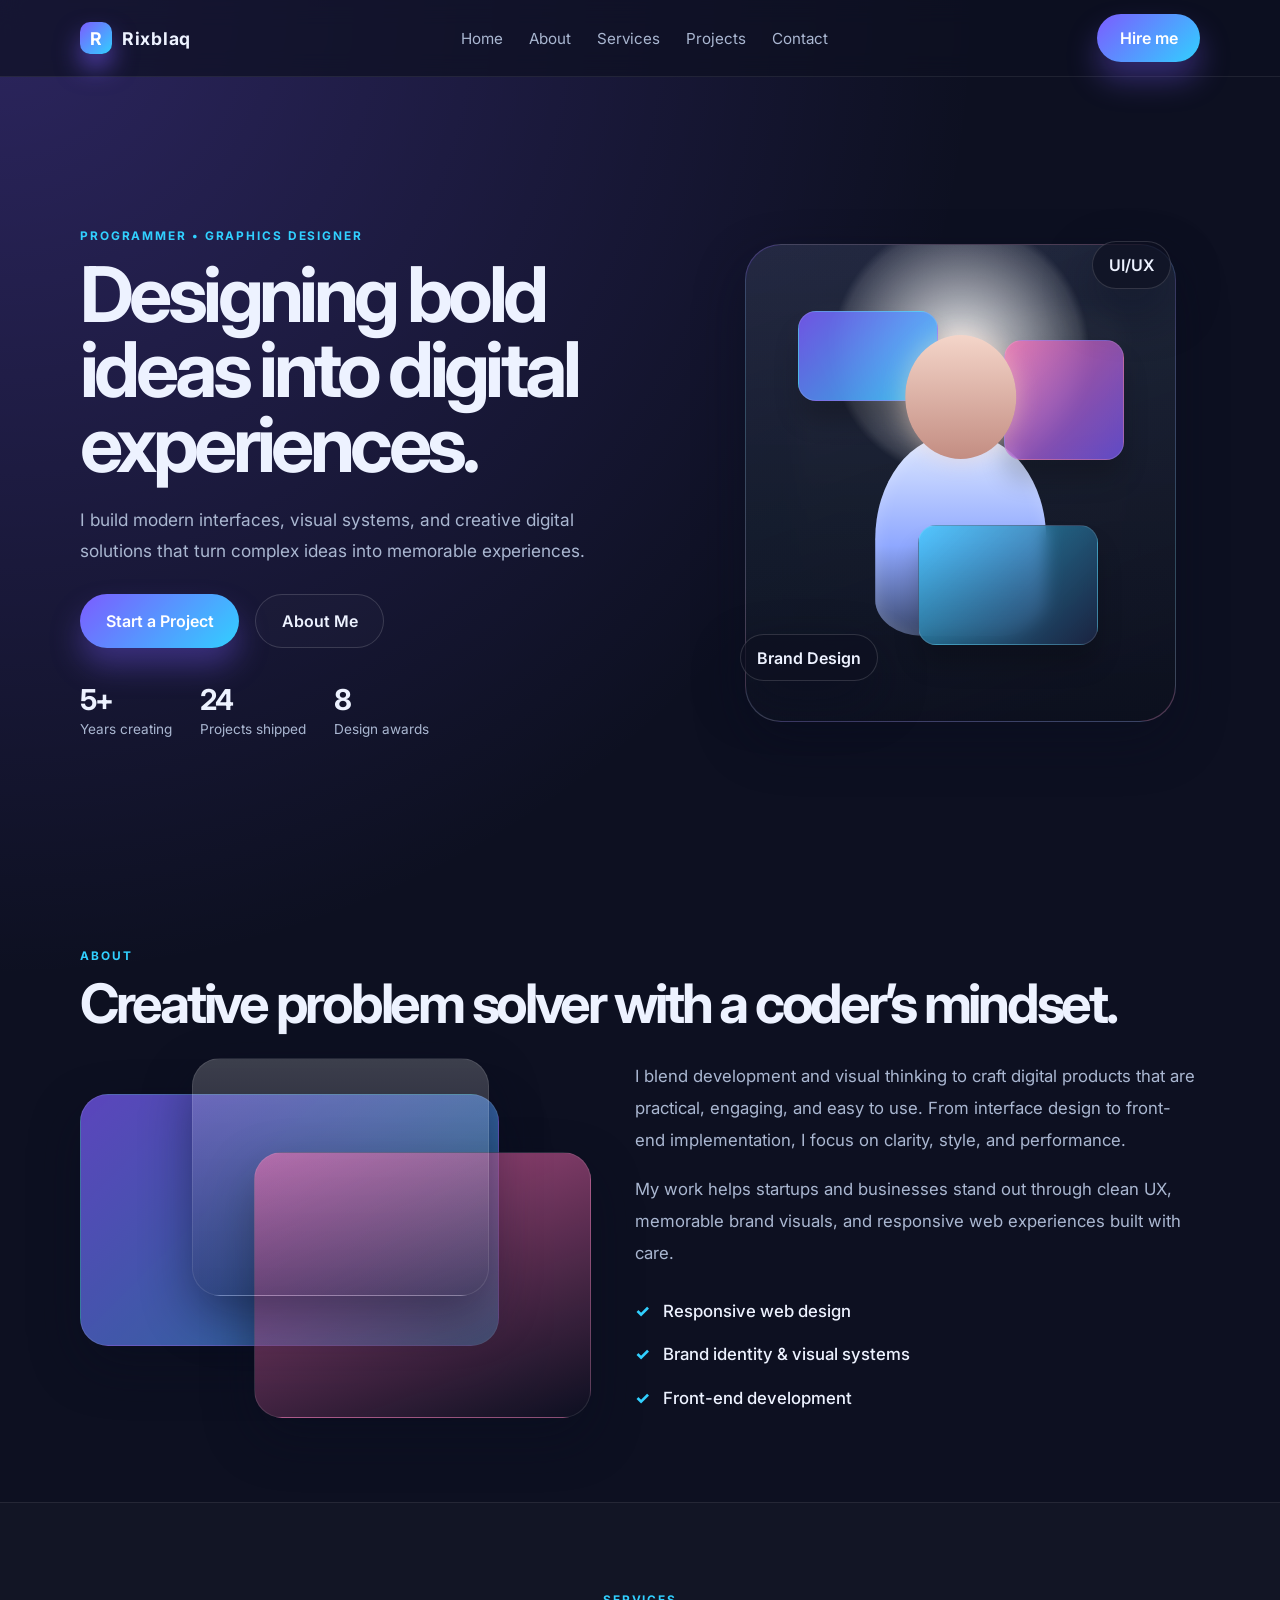
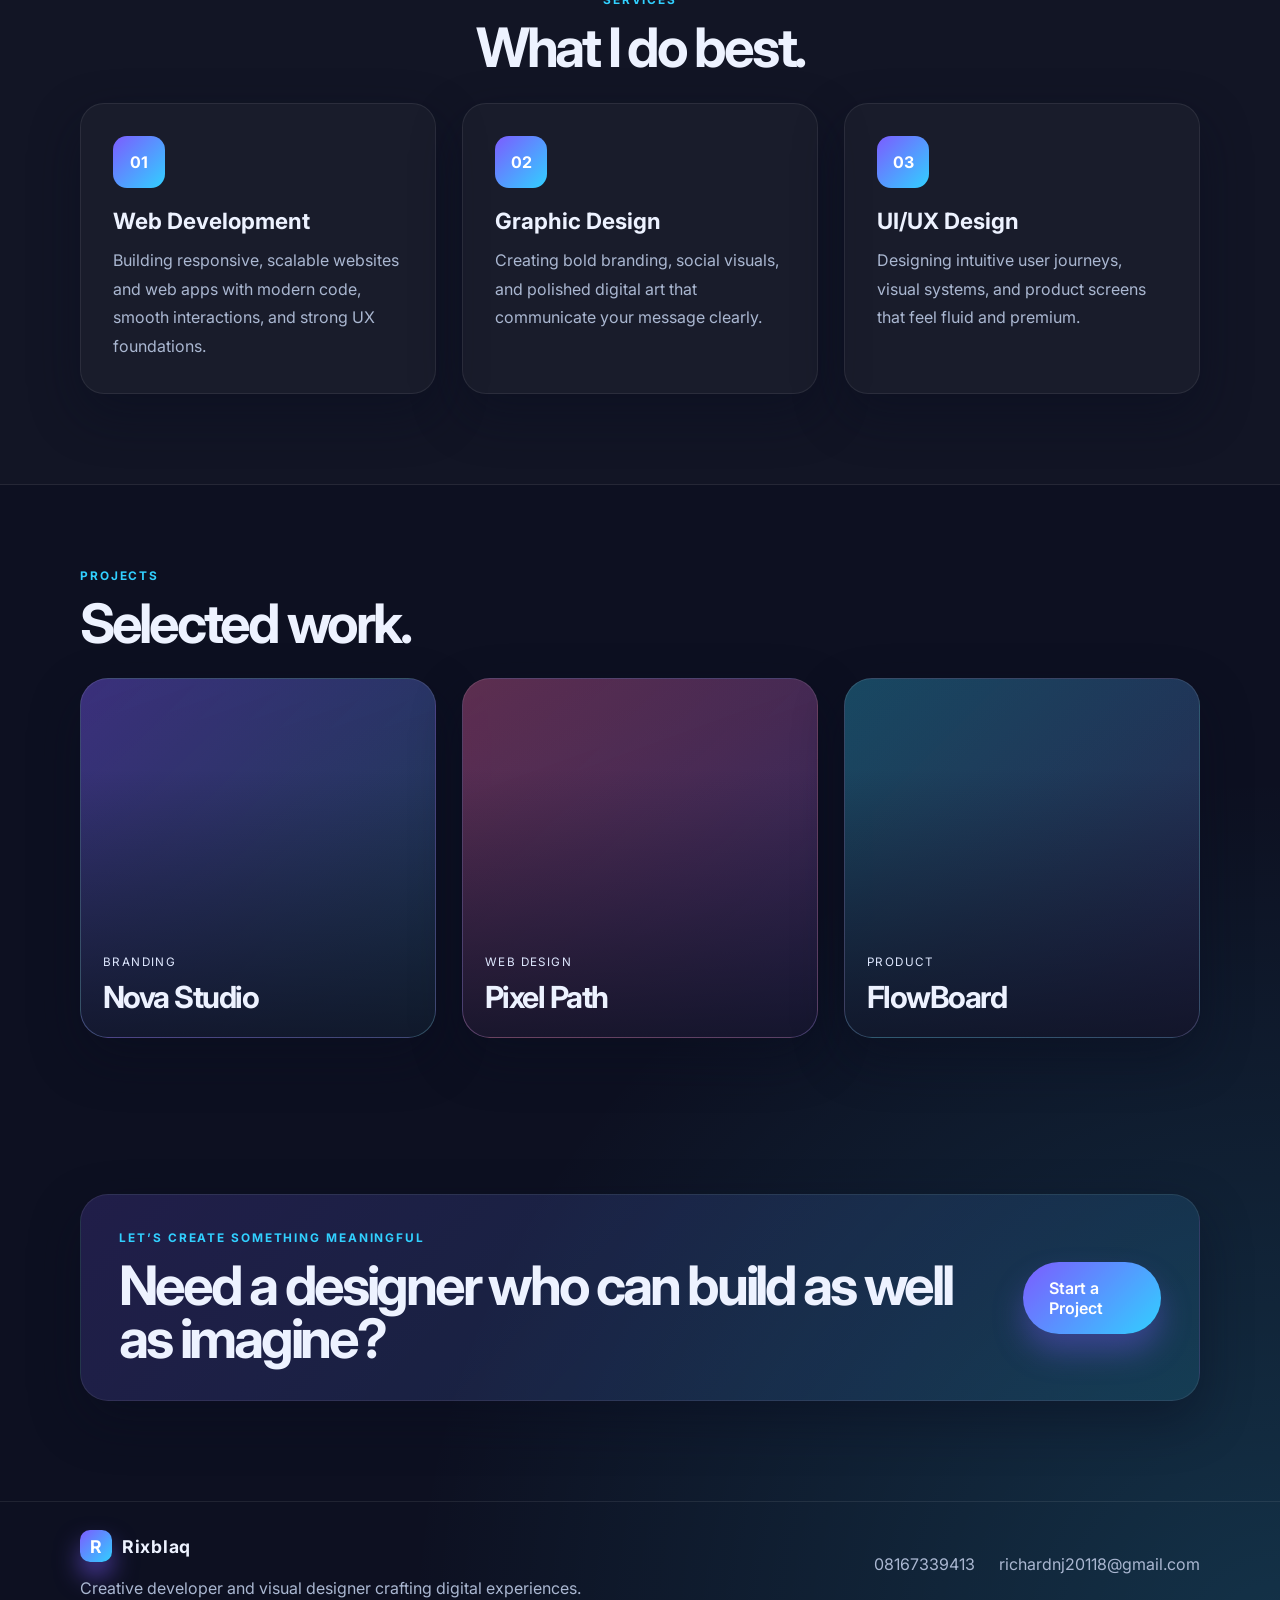
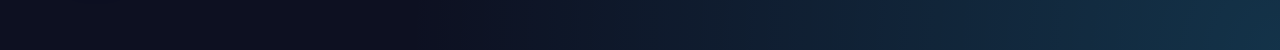
<file: Practice index.html>
<!DOCTYPE html>
<html lang="en">
  <head>
    <meta charset="UTF-8" />
    <meta name="viewport" content="width=device-width, initial-scale=1.0" />
    <title>Rixblaq | Portfolio</title>
    <meta
      name="description"
      content="Portfolio website for a programmer and graphics designer."
    />
    <link rel="preconnect" href="https://fonts.googleapis.com" />
    <link rel="preconnect" href="https://fonts.gstatic.com" crossorigin />
    <link
      href="https://fonts.googleapis.com/css2?family=Inter:wght@400;500;600;700;800;900&display=swap"
      rel="stylesheet"
    />
    <link rel="icon" type="image/jpg" href="images/favicon.jpg">
    <link rel="stylesheet" href="practice style.css" />
  </head>
  <body>
    <header class="site-header">
      <nav class="nav container">
        <div class="brand">
          <span class="brand-mark">R</span>
          <span>Rixblaq</span>
        </div>
        <div class="nav-links">
          <a href="home.html">Home</a>
          <a href="about.html">About</a>
          <a href="services.html">Services</a>
          <a href="projects.html">Projects</a>
          <a href="contact.html">Contact</a>
        </div>
        <a class="nav-btn" href="https://wa.me/2348167339413?text=Hi%20Richard%2C%20I%20saw%20your%20portfolio%20and%20I%E2%80%99d%20like%20to%20discuss%20a%20project.%20Are%20you%20available%3F" target="_blank" rel="noreferrer">Hire me</a>
      </nav>
    </header>

    <main>
      <section class="hero container">
        <div class="hero-copy">
          <p class="eyebrow">Programmer • Graphics Designer</p>
          <h1>Designing bold ideas into digital experiences.</h1>
          <p class="lead">
            I build modern interfaces, visual systems, and creative digital solutions
            that turn complex ideas into memorable experiences.
          </p>
          <div class="cta-row">
            <a class="primary-btn" href="https://wa.me/2348167339413?text=Hi%20Richard%2C%20I%20saw%20your%20portfolio%20and%20I%E2%80%99d%20like%20to%20discuss%20a%20project.%20Are%20you%20available%3F" target="_blank" rel="noreferrer">Start a Project</a>
            <a class="secondary-btn" href="about.html">About Me</a>
          </div>
          <div class="hero-stats">
            <div>
              <strong>5+</strong>
              <span>Years creating</span>
            </div>
            <div>
              <strong>24</strong>
              <span>Projects shipped</span>
            </div>
            <div>
              <strong>8</strong>
              <span>Design awards</span>
            </div>
          </div>
        </div>

        <div class="hero-visual" aria-label="Designer portfolio graphic">
          <div class="portrait-card">
            <div class="portrait-glow"></div>
            <div class="portrait-shape">
              <div class="mini-card mini-one"></div>
              <div class="mini-card mini-two"></div>
              <div class="mini-card mini-three"></div>
            </div>
          </div>
          <div class="floating-tag tag-top">UI/UX</div>
          <div class="floating-tag tag-bottom">Brand Design</div>
        </div>
      </section>

      <section class="about container">
        <div class="section-heading">
          <p class="eyebrow">About</p>
          <h2>Creative problem solver with a coder’s mindset.</h2>
        </div>
        <div class="about-grid">
          <div class="about-visual">
            <div class="panel panel-one"></div>
            <div class="panel panel-two"></div>
            <div class="panel panel-three"></div>
          </div>
          <div class="about-copy">
            <p>
              I blend development and visual thinking to craft digital products that are
              practical, engaging, and easy to use. From interface design to front-end
              implementation, I focus on clarity, style, and performance.
            </p>
            <p>
              My work helps startups and businesses stand out through clean UX,
              memorable brand visuals, and responsive web experiences built with care.
            </p>
            <ul class="check-list">
              <li>Responsive web design</li>
              <li>Brand identity & visual systems</li>
              <li>Front-end development</li>
            </ul>
          </div>
        </div>
      </section>

      <section class="services">
        <div class="container">
          <div class="section-heading center">
            <p class="eyebrow">Services</p>
            <h2>What I do best.</h2>
          </div>
          <div class="service-grid">
            <article class="service-card">
              <div class="icon">01</div>
              <h3>Web Development</h3>
              <p>
                Building responsive, scalable websites and web apps with modern code,
                smooth interactions, and strong UX foundations.
              </p>
            </article>
            <article class="service-card">
              <div class="icon">02</div>
              <h3>Graphic Design</h3>
              <p>
                Creating bold branding, social visuals, and polished digital art that
                communicate your message clearly.
              </p>
            </article>
            <article class="service-card">
              <div class="icon">03</div>
              <h3>UI/UX Design</h3>
              <p>
                Designing intuitive user journeys, visual systems, and product screens
                that feel fluid and premium.
              </p>
            </article>
          </div>
        </div>
      </section>

      <section class="projects container">
        <div class="section-heading">
          <p class="eyebrow">Projects</p>
          <h2>Selected work.</h2>
        </div>
        <div class="project-grid">
          <article class="project-card card-one">
            <div class="project-info">
              <span>Branding</span>
              <h3>Nova Studio</h3>
            </div>
          </article>
          <article class="project-card card-two">
            <div class="project-info">
              <span>Web Design</span>
              <h3>Pixel Path</h3>
            </div>
          </article>
          <article class="project-card card-three">
            <div class="project-info">
              <span>Product</span>
              <h3>FlowBoard</h3>
            </div>
          </article>
        </div>
      </section>

      <section class="cta-banner container">
        <div>
          <p class="eyebrow">Let’s create something meaningful</p>
          <h2>Need a designer who can build as well as imagine?</h2>
        </div>
        <a class="primary-btn" href="https://wa.me/2348167339413?text=Hi%20Richard%2C%20I%20saw%20your%20portfolio%20and%20I%E2%80%99d%20like%20to%20discuss%20a%20project.%20Are%20you%20available%3F" target="_blank" rel="noreferrer">Start a Project</a>
      </section>
    </main>

    <footer class="site-footer">
      <div class="container footer-inner">
        <div>
          <div class="brand">
            <span class="brand-mark">R</span>
            <span>Rixblaq</span>
          </div>
          <p>Creative developer and visual designer crafting digital experiences.</p>
        </div>
        <div class="contact-links">
          <a href="tel:+2348167339413">08167339413</a>
          <a href="mailto:richardnj20118@gmail.com">richardnj20118@gmail.com</a>
        </div>
      </div>
    </footer>
  </body>
</html>
</file>
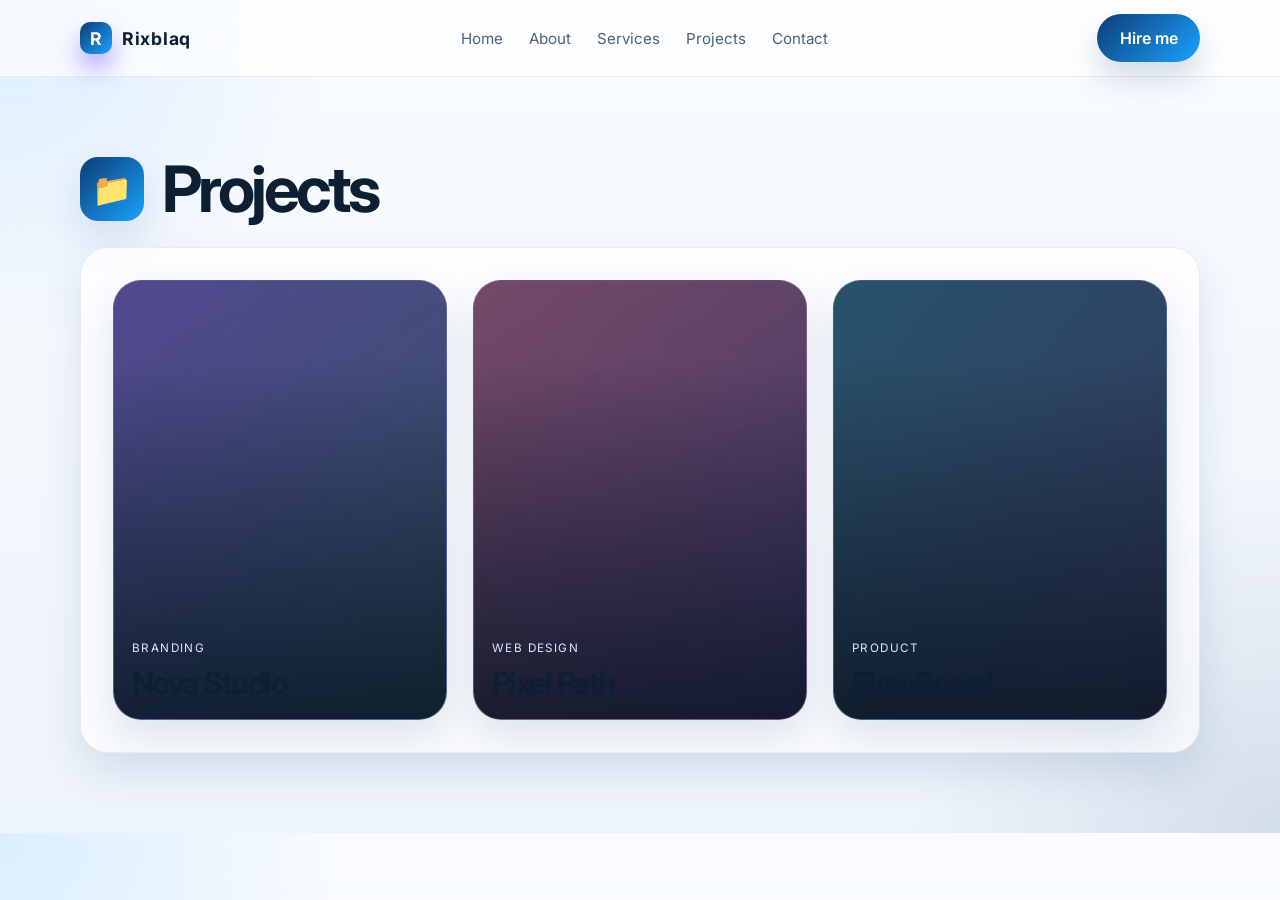
<file: projects.html>
<!DOCTYPE html>
<html lang="en">
  <head>
    <meta charset="UTF-8" />
    <meta name="viewport" content="width=device-width, initial-scale=1.0" />
    <title>Projects | Rixblaq</title>
    <link rel="preconnect" href="https://fonts.googleapis.com" />
    <link rel="preconnect" href="https://fonts.gstatic.com" crossorigin />
    <link href="https://fonts.googleapis.com/css2?family=Inter:wght@400;500;600;700;800;900&display=swap" rel="stylesheet" />
    <link rel="stylesheet" href="assets/style.css" />
  </head>
  <body>
    <header class="site-header">
      <nav class="nav container">
        <div class="brand">
          <span class="brand-mark">R</span>
          <span>Rixblaq</span>
        </div>
        <div class="nav-links">
          <a href="home.html">Home</a>
          <a href="about.html">About</a>
          <a href="services.html">Services</a>
          <a href="projects.html">Projects</a>
          <a href="contact.html">Contact</a>
        </div>
        <a class="nav-btn" href="https://wa.me/2348167339413?text=Hi%20Richard%2C%20I%20saw%20your%20portfolio%20and%20I%E2%80%99d%20like%20to%20discuss%20a%20project.%20Are%20you%20available%3F" target="_blank" rel="noreferrer">Hire me</a>
      </nav>
    </header>

    <main class="container page-shell">
      <div class="page-header">
        <div class="page-icon">📁</div>
        <h1>Projects</h1>
      </div>

      <div class="page-content">
        <div class="project-grid">
          <article class="project-card card-one">
            <div class="project-info">
              <span>Branding</span>
              <h3>Nova Studio</h3>
            </div>
          </article>
          <article class="project-card card-two">
            <div class="project-info">
              <span>Web Design</span>
              <h3>Pixel Path</h3>
            </div>
          </article>
          <article class="project-card card-three">
            <div class="project-info">
              <span>Product</span>
              <h3>FlowBoard</h3>
            </div>
          </article>
        </div>
      </div>
    </main>
  </body>
</html>
</file>
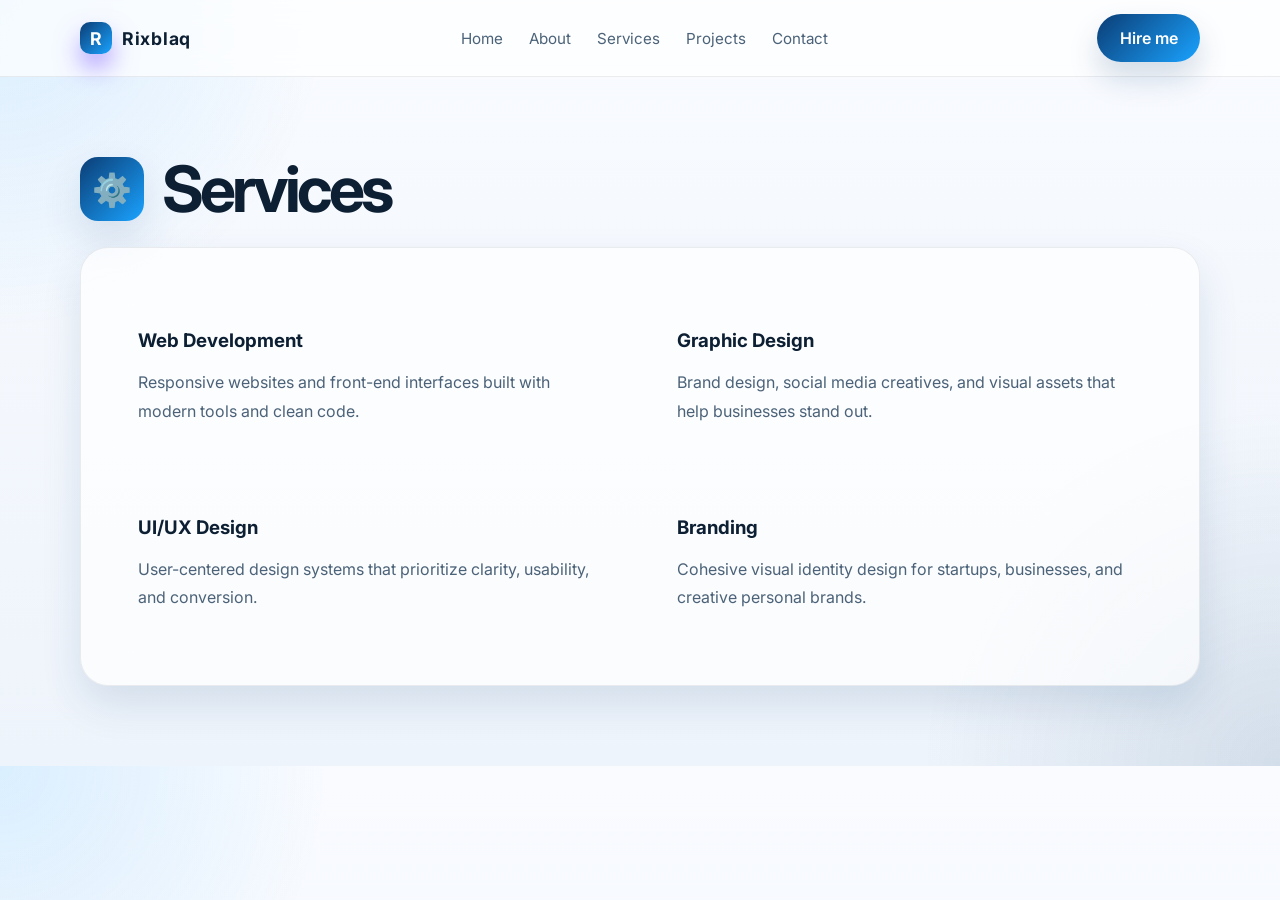
<file: services.html>
<!DOCTYPE html>
<html lang="en">
  <head>
    <meta charset="UTF-8" />
    <meta name="viewport" content="width=device-width, initial-scale=1.0" />
    <title>Services | Rixblaq</title>
    <link rel="preconnect" href="https://fonts.googleapis.com" />
    <link rel="preconnect" href="https://fonts.gstatic.com" crossorigin />
    <link href="https://fonts.googleapis.com/css2?family=Inter:wght@400;500;600;700;800;900&display=swap" rel="stylesheet" />
    <link rel="stylesheet" href="assets/style.css" />
  </head>
  <body>
    <header class="site-header">
      <nav class="nav container">
        <div class="brand">
          <span class="brand-mark">R</span>
          <span>Rixblaq</span>
        </div>
        <div class="nav-links">
          <a href="home.html">Home</a>
          <a href="about.html">About</a>
          <a href="services.html">Services</a>
          <a href="projects.html">Projects</a>
          <a href="contact.html">Contact</a>
        </div>
        <a class="nav-btn" href="https://wa.me/2348167339413?text=Hi%20Richard%2C%20I%20saw%20your%20portfolio%20and%20I%E2%80%99d%20like%20to%20discuss%20a%20project.%20Are%20you%20available%3F" target="_blank" rel="noreferrer">Hire me</a>
      </nav>
    </header>

    <main class="container page-shell">
      <div class="page-header">
        <div class="page-icon">⚙️</div>
        <h1>Services</h1>
      </div>

      <div class="page-content">
        <div class="page-grid">
          <div class="detail-card">
            <h3>Web Development</h3>
            <p>
              Responsive websites and front-end interfaces built with modern tools and clean code.
            </p>
          </div>

          <div class="detail-card">
            <h3>Graphic Design</h3>
            <p>
              Brand design, social media creatives, and visual assets that help businesses stand out.
            </p>
          </div>

          <div class="detail-card">
            <h3>UI/UX Design</h3>
            <p>
              User-centered design systems that prioritize clarity, usability, and conversion.
            </p>
          </div>

          <div class="detail-card">
            <h3>Branding</h3>
            <p>
              Cohesive visual identity design for startups, businesses, and creative personal brands.
            </p>
          </div>
        </div>
      </div>
    </main>
  </body>
</html>
</file>
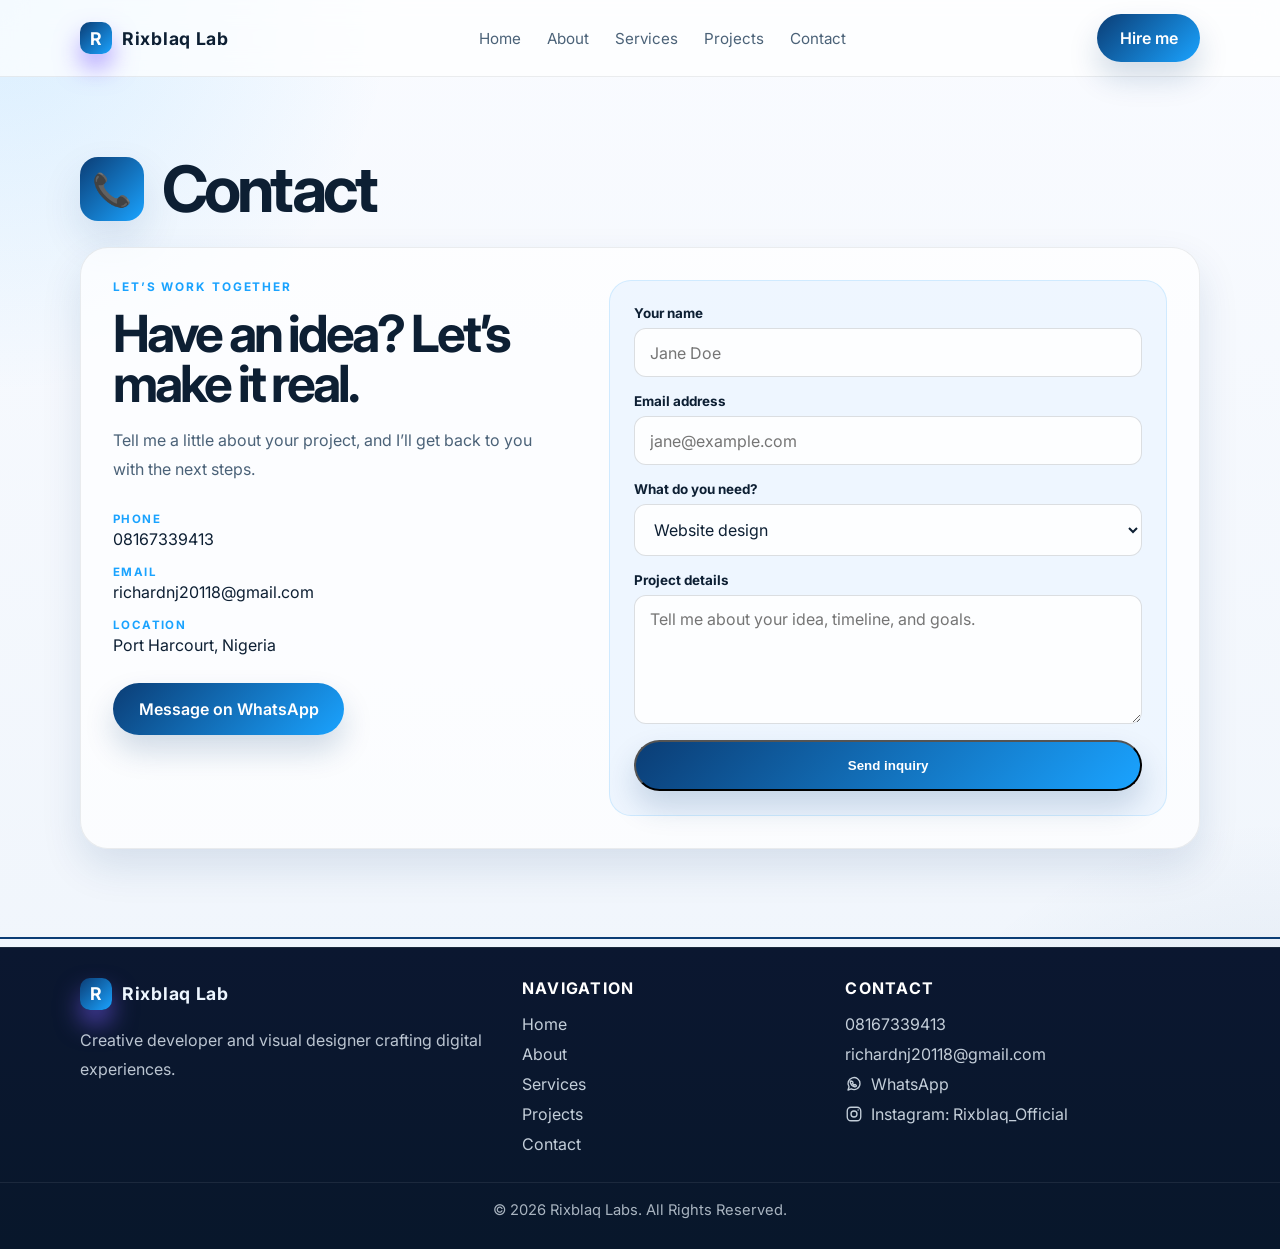
<file: assets/contact.html>
<!DOCTYPE html>
<html lang="en">
  <head>
    <meta charset="UTF-8" />
    <meta name="viewport" content="width=device-width, initial-scale=1.0" />
    <title>Contact | Rixblaq</title>
    <link rel="preconnect" href="https://fonts.googleapis.com" />
    <link rel="preconnect" href="https://fonts.gstatic.com" crossorigin />
    <link href="https://fonts.googleapis.com/css2?family=Inter:wght@400;500;600;700;800;900&display=swap" rel="stylesheet" />
    <link rel="stylesheet" href="style.css" />
  </head>
  <body>
    <header class="site-header">
      <nav class="nav container">
        <div class="brand">
          <span class="brand-mark">R</span>
          <span>Rixblaq Lab</span>
        </div>
        <div class="nav-links">
          <a href="home.html">Home</a>
          <a href="about.html">About</a>
          <a href="services.html">Services</a>
          <a href="projects.html">Projects</a>
          <a href="contact.html">Contact</a>
        </div>
        <a class="nav-btn" href="https://wa.me/2348167339413?text=Hi%20Richard%2C%20I%20saw%20your%20portfolio%20and%20I%E2%80%99d%20like%20to%20discuss%20a%20project.%20Are%20you%20available%3F" target="_blank" rel="noreferrer">Hire me</a>
      </nav>
    </header>

    <main class="container page-shell">
      <div class="page-header">
        <div class="page-icon">📞</div>
        <h1>Contact</h1>
      </div>

      <div class="page-content">
        <div class="contact-layout">
          <div class="contact-intro">
            <p class="eyebrow">Let’s work together</p>
            <h2>Have an idea? Let’s make it real.</h2>
            <p>
              Tell me a little about your project, and I’ll get back to you with the next steps.
            </p>

            <ul class="contact-list">
              <li>
                <span class="contact-label">Phone</span>
                <a href="tel:+2348167339413">08167339413</a>
              </li>
              <li>
                <span class="contact-label">Email</span>
                <a href="mailto:richardnj20118@gmail.com">richardnj20118@gmail.com</a>
              </li>
              <li>
                <span class="contact-label">Location</span>
                <span>Port Harcourt, Nigeria</span>
              </li>
            </ul>

            <a class="primary-btn contact-whatsapp" href="https://wa.me/2348167339413?text=Hi%20Richard%2C%20I%20would%20like%20to%20discuss%20a%20project." target="_blank" rel="noreferrer">Message on WhatsApp</a>
          </div>

          <form class="contact-form" action="mailto:richardnj20118@gmail.com" method="post" enctype="text/plain">
            <div class="form-field">
              <label for="name">Your name</label>
              <input id="name" name="name" type="text" placeholder="Jane Doe" required>
            </div>
            <div class="form-field">
              <label for="email">Email address</label>
              <input id="email" name="email" type="email" placeholder="jane@example.com" required>
            </div>
            <div class="form-field">
              <label for="project">What do you need?</label>
              <select id="project" name="project">
                <option>Website design</option>
                <option>Graphic design</option>
                <option>Brand identity</option>
                <option>Something else</option>
              </select>
            </div>
            <div class="form-field">
              <label for="message">Project details</label>
              <textarea id="message" name="message" rows="5" placeholder="Tell me about your idea, timeline, and goals."></textarea>
            </div>
            <button class="primary-btn" type="submit">Send inquiry</button>
          </form>
        </div>
      </div>
    </main>
  </body>

  <hr>

  <footer class="site-footer">
      <div class="container footer-inner">
        <div class="footer-brand">
          <div class="brand">
            <span class="brand-mark">R</span>
            <span>Rixblaq Lab</span>
          </div>
          <p>Creative developer and visual designer crafting digital experiences.</p>
        </div>

        <nav class="footer-nav" aria-label="Footer navigation">
          <h3>Navigation</h3>
          <div class="footer-nav-links">
            <a href="home.html">Home</a>
            <a href="about.html">About</a>
            <a href="services.html">Services</a>
            <a href="projects.html">Projects</a>
            <a href="contact.html">Contact</a>
          </div>
        </nav>

        <div class="footer-contact">
          <h3>Contact</h3>
          <div class="contact-links">
            <a href="tel:+2348167339413">08167339413</a>
            <a href="mailto:richardnj20118@gmail.com">richardnj20118@gmail.com</a>
            <a class="social-link" href="https://wa.me/2348167339413?text=Hi%20Richard%2C%20I%20saw%20your%20portfolio%20and%20I%E2%80%99d%20like%20to%20discuss%20a%20project.%20Are%20you%20available%3F" target="_blank" rel="noreferrer"><span class="social-icon whatsapp-icon" aria-hidden="true"><svg viewBox="0 0 24 24"><path d="M20 11.5a8 8 0 0 1-11.7 7.1L4 20l1.4-4.1A8 8 0 1 1 20 11.5Z"></path><path d="M8.4 8.5c.3-.4.7-.4 1-.1l1 1c.3.3.3.7.1 1l-.5.7c.5 1 1.3 1.8 2.3 2.3l.7-.5c.3-.2.7-.2 1 .1l1 1c.3.3.3.7-.1 1-.5.6-1.2.9-2 .7-2.7-.6-5.3-3.2-5.9-5.9-.2-.8.1-1.5.7-2Z"></path></svg></span>WhatsApp</a>
            <a class="social-link" href="https://www.instagram.com/Rixblaq_Official" target="_blank" rel="noreferrer"><span class="social-icon instagram-icon" aria-hidden="true"><svg viewBox="0 0 24 24"><rect x="3" y="3" width="18" height="18" rx="5"></rect><circle cx="12" cy="12" r="4"></circle><circle cx="17.5" cy="6.5" r="1" class="icon-dot"></circle></svg></span>Instagram: Rixblaq_Official</a>
          </div>
        </div>
      </div>
      <div class="footer-bottom">
        <div class="container">
          <p>© 2026 Rixblaq Labs. All Rights Reserved.</p>
        </div>
      </div>
    </footer>
</html>
</file>
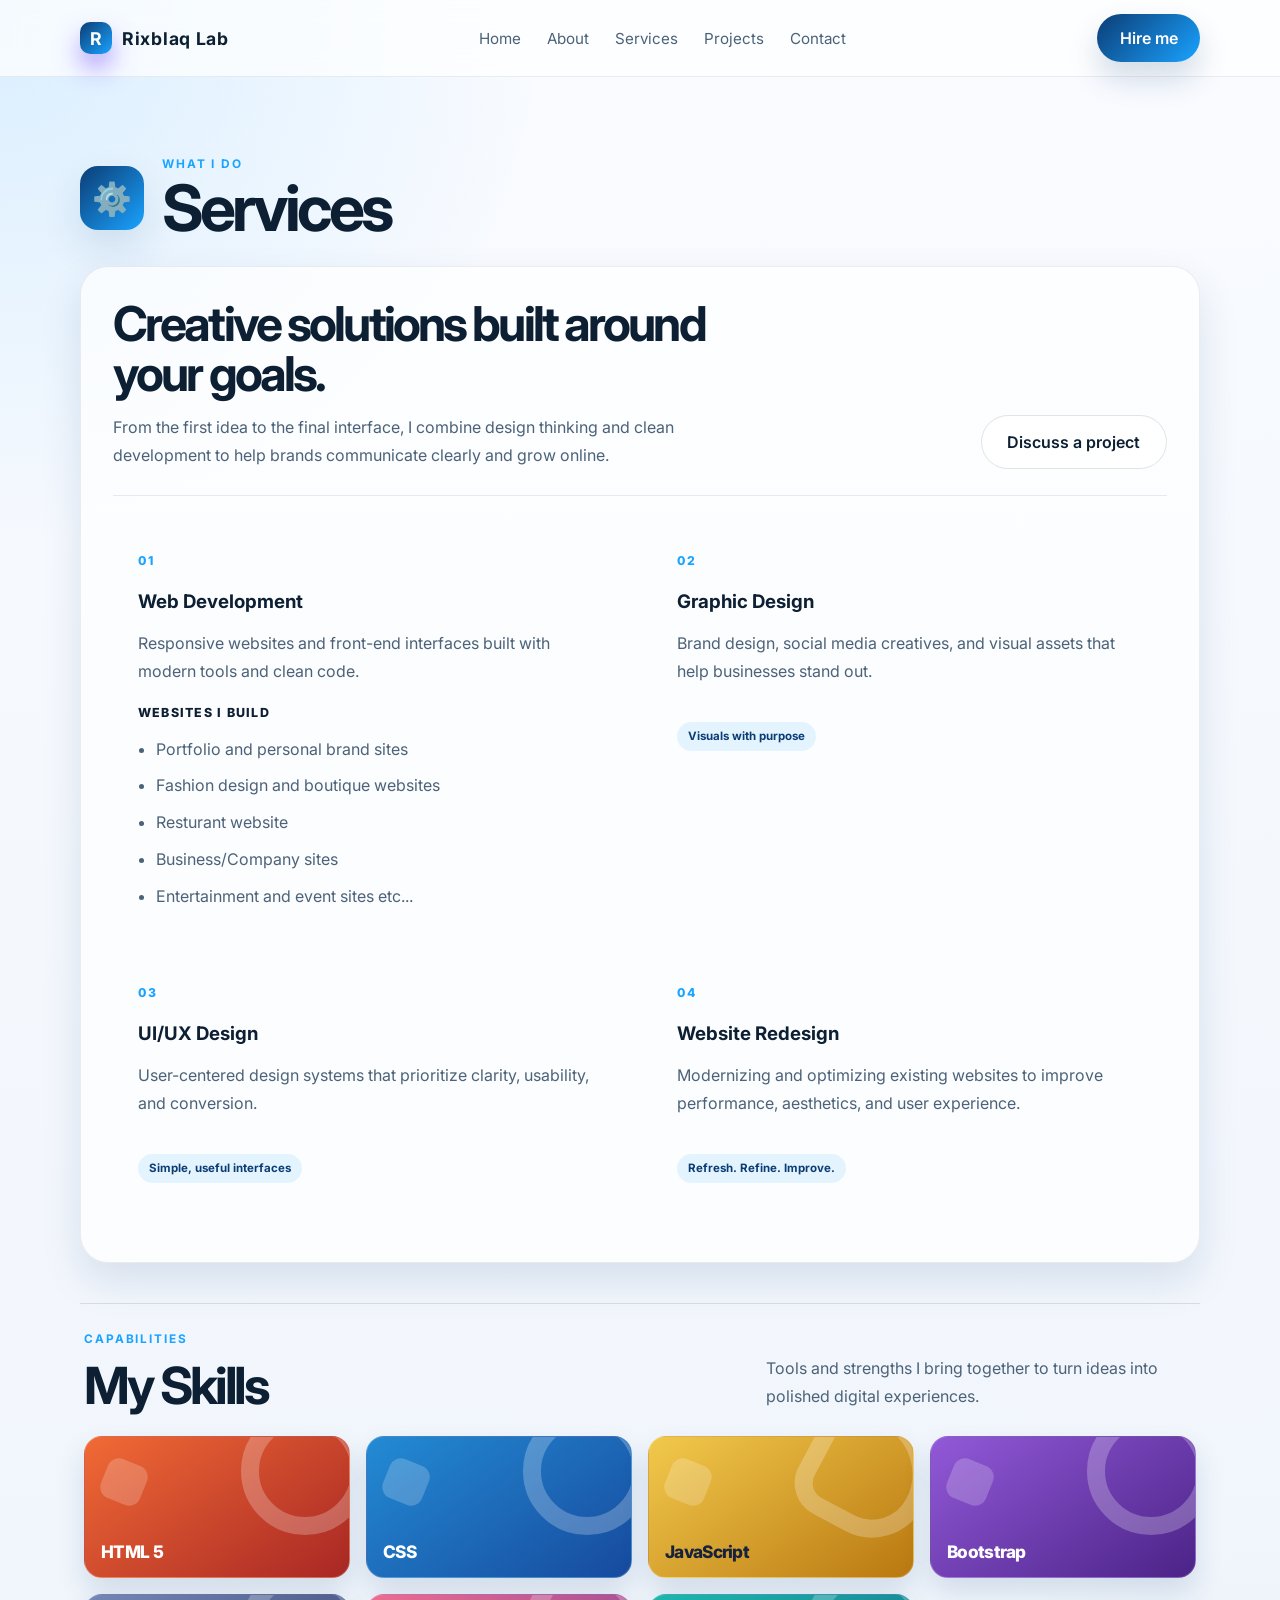
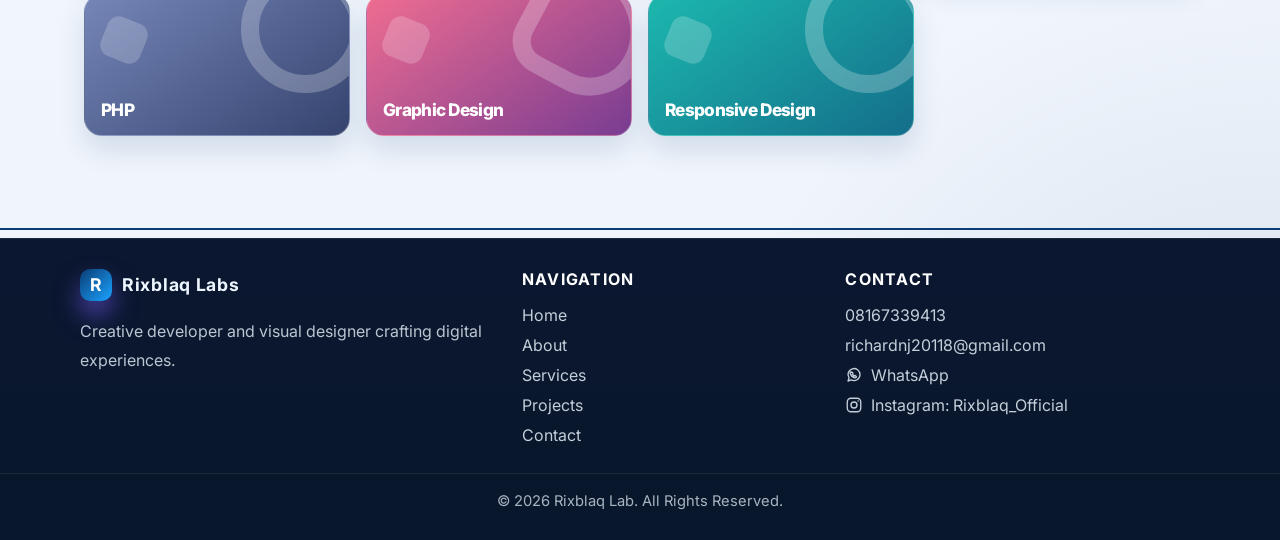
<file: assets/services.html>
<!DOCTYPE html>
<html lang="en">
  <head>
    <meta charset="UTF-8" />
    <meta name="viewport" content="width=device-width, initial-scale=1.0" />
    <title>Services | Rixblaq</title>
    <link rel="preconnect" href="https://fonts.googleapis.com" />
    <link rel="preconnect" href="https://fonts.gstatic.com" crossorigin />
    <link href="https://fonts.googleapis.com/css2?family=Inter:wght@400;500;600;700;800;900&display=swap" rel="stylesheet" />
    <link rel="stylesheet" href="style.css" />
  </head>
  <body>
    <header class="site-header">
      <nav class="nav container">
        <div class="brand">
          <span class="brand-mark">R</span>
          <span>Rixblaq Lab</span>
        </div>
        <div class="nav-links">
          <a href="home.html">Home</a>
          <a href="about.html">About</a>
          <a href="services.html">Services</a>
          <a href="projects.html">Projects</a>
          <a href="contact.html">Contact</a>
        </div>
        <a class="nav-btn" href="https://wa.me/2348167339413?text=Hi%20Richard%2C%20I%20saw%20your%20portfolio%20and%20I%E2%80%99d%20like%20to%20discuss%20a%20project.%20Are%20you%20available%3F" target="_blank" rel="noreferrer">Hire me</a>
      </nav>
    </header>

    <main class="container page-shell">
      <div class="page-header">
        <div class="page-icon">⚙️</div>
        <div>
          <p class="eyebrow">What I do</p>
          <h1>Services</h1>
        </div>
      </div>

      <div class="page-content">
        <div class="services-intro">
          <div>
            <h2>Creative solutions built around your goals.</h2>
            <p>
              From the first idea to the final interface, I combine design thinking and clean
              development to help brands communicate clearly and grow online.
            </p>
          </div>
          <a class="secondary-btn" href="contact.html">Discuss a project</a>
        </div>

        <div class="page-grid">
          <div class="detail-card service-detail-card">
            <span class="service-number">01</span>
            <h3>Web Development</h3>
            <p>
              Responsive websites and front-end interfaces built with modern tools and clean code.
            </p>

            <p class="service-label">Websites I build</p>
            <ul>
              <li>Portfolio and personal brand sites</li>
              <li>Fashion design and boutique websites</li>
              <li>Resturant website</li>
              <li>Business/Company sites</li>
              <li>Entertainment and event sites etc...</li>
            </ul>
          </div>

          <div class="detail-card service-detail-card">
            <span class="service-number">02</span>
            <h3>Graphic Design</h3>
            <p>
              Brand design, social media creatives, and visual assets that help businesses stand out.
            </p>
            <span class="service-note">Visuals with purpose</span>
          </div>

          <div class="detail-card service-detail-card">
            <span class="service-number">03</span>
            <h3>UI/UX Design</h3>
            <p>
              User-centered design systems that prioritize clarity, usability, and conversion.
            </p>
            <span class="service-note">Simple, useful interfaces</span>
          </div>

          <div class="detail-card service-detail-card">
            <span class="service-number">04</span>
            <h3>Website Redesign</h3>
            <p>
              Modernizing and optimizing existing websites to improve performance, aesthetics, and user experience.
            </p>
            <span class="service-note">Refresh. Refine. Improve.</span>
          </div>
        </div>
      </div>

      <section class="skills-section" aria-labelledby="skills-title">
        <div class="skills-heading">
          <div>
            <p class="eyebrow">Capabilities</p>
            <h2 id="skills-title">My Skills</h2>
          </div>
          <p>Tools and strengths I bring together to turn ideas into polished digital experiences.</p>
        </div>

        <div class="skills-grid">
          <div class="skill-tile skill-html"><span>HTML 5</span></div>
          <div class="skill-tile skill-css"><span>CSS</span></div>
          <div class="skill-tile skill-javascript"><span>JavaScript</span></div>
          <div class="skill-tile skill-bootstrap"><span>Bootstrap</span></div>
          <div class="skill-tile skill-php"><span>PHP</span></div>
          <div class="skill-tile skill-graphics"><span>Graphic Design</span></div>
          <div class="skill-tile skill-responsive"><span>Responsive Design</span></div>
        </div>
      </section>
    </main>
  </body>

   <hr>

  <footer class="site-footer">
      <div class="container footer-inner">
        <div class="footer-brand">
          <div class="brand">
            <span class="brand-mark">R</span>
            <span>Rixblaq Labs</span>
          </div>
          <p>Creative developer and visual designer crafting digital experiences.</p>
        </div>

        <nav class="footer-nav" aria-label="Footer navigation">
          <h3>Navigation</h3>
          <div class="footer-nav-links">
            <a href="home.html">Home</a>
            <a href="about.html">About</a>
            <a href="services.html">Services</a>
            <a href="projects.html">Projects</a>
            <a href="contact.html">Contact</a>
          </div>
        </nav>

        <div class="footer-contact">
          <h3>Contact</h3>
          <div class="contact-links">
            <a href="tel:+2348167339413">08167339413</a>
            <a href="mailto:richardnj20118@gmail.com">richardnj20118@gmail.com</a>
            <a class="social-link" href="https://wa.me/2348167339413?text=Hi%20Richard%2C%20I%20saw%20your%20portfolio%20and%20I%E2%80%99d%20like%20to%20discuss%20a%20project.%20Are%20you%20available%3F" target="_blank" rel="noreferrer"><span class="social-icon whatsapp-icon" aria-hidden="true"><svg viewBox="0 0 24 24"><path d="M20 11.5a8 8 0 0 1-11.7 7.1L4 20l1.4-4.1A8 8 0 1 1 20 11.5Z"></path><path d="M8.4 8.5c.3-.4.7-.4 1-.1l1 1c.3.3.3.7.1 1l-.5.7c.5 1 1.3 1.8 2.3 2.3l.7-.5c.3-.2.7-.2 1 .1l1 1c.3.3.3.7-.1 1-.5.6-1.2.9-2 .7-2.7-.6-5.3-3.2-5.9-5.9-.2-.8.1-1.5.7-2Z"></path></svg></span>WhatsApp</a>
            <a class="social-link" href="https://www.instagram.com/Rixblaq_Official" target="_blank" rel="noreferrer"><span class="social-icon instagram-icon" aria-hidden="true"><svg viewBox="0 0 24 24"><rect x="3" y="3" width="18" height="18" rx="5"></rect><circle cx="12" cy="12" r="4"></circle><circle cx="17.5" cy="6.5" r="1" class="icon-dot"></circle></svg></span>Instagram: Rixblaq_Official</a>
          </div>
        </div>
      </div>
      <div class="footer-bottom">
        <div class="container">
          <p>© 2026 Rixblaq Lab. All Rights Reserved.</p>
        </div>
      </div>
    </footer>
</html>
</file>
<file: assets/style.css>
:root {
  --bg: #eef4fb;
  --bg-soft: #edf4ff;
  --panel: rgba(255, 255, 255, 0.75);
  --panel-strong: rgba(255, 255, 255, 0.92);
  --text: #0d1f33;
  --muted: #4b6278;
  --primary: #0b3d75;
  --secondary: #1aa3ff;
  --accent: #dfeeff;
  --card-shadow: 0 18px 40px rgba(11, 61, 117, 0.12);
}

hr {
 border: 1px solid #0b3d75;
}

* {
  box-sizing: border-box;
}

html {
  scroll-behavior: smooth;
}

body {
  margin: 0;
  font-family: "Inter", sans-serif;
  background:
    radial-gradient(circle at top left, rgba(26, 163, 255, 0.14), transparent 22%),
    radial-gradient(circle at bottom right, rgba(11, 61, 117, 0.12), transparent 24%),
    linear-gradient(180deg, #f9fbff 0%, var(--bg) 100%);
  color: var(--text);
}

img {
  max-width: 100%;
  display: block;
}

a {
  color: inherit;
  text-decoration: none;
}

.container {
  width: min(1120px, calc(100% - 32px));
  margin: 0 auto;
}

.site-header {
  position: sticky;
  top: 0;
  z-index: 20;
  backdrop-filter: blur(12px);
  background: rgba(255, 255, 255, 0.7);
  border-bottom: 1px solid rgba(16, 33, 45, 0.08);
}

.nav {
  display: flex;
  align-items: center;
  justify-content: space-between;
  min-height: 76px;
  gap: 20px;
}

.brand {
  display: inline-flex;
  align-items: center;
  gap: 10px;
  font-size: 1.1rem;
  font-weight: 700;
  letter-spacing: 0.04em;
}

.brand {
  display: inline-flex;
  align-items: center;
  gap: 10px;
  font-size: 1.1rem;
  font-weight: 700;
  letter-spacing: 0.04em;
}

.brand-mark {
  display: grid;
  place-items: center;
  width: 32px;
  height: 32px;
  border-radius: 10px;
  background: linear-gradient(135deg, var(--primary), var(--secondary));
  color: white;
  box-shadow: 0 14px 24px rgba(124, 92, 255, 0.55);
}

.brand-logo {
  display: none;
}

.nav-links {
  display: flex;
  align-items: center;
  gap: 26px;
  color: var(--muted);
  font-size: 0.95rem;
}

.nav-links a {
  transition: color 0.2s ease;
}

.nav-links a:hover,
.contact-links a:hover {
  color: var(--text);
}

.nav-btn,
.primary-btn,
.secondary-btn {
  display: inline-flex;
  align-items: center;
  justify-content: center;
  border-radius: 999px;
  font-weight: 600;
  transition: transform 0.2s ease, box-shadow 0.2s ease;
}

.nav-btn,
.primary-btn {
  background: linear-gradient(135deg, var(--primary), var(--secondary));
  color: #fff;
  box-shadow: 0 16px 30px rgba(11, 61, 117, 0.18);
}

.nav-btn {
  padding: 0.85rem 1.4rem;
}

.primary-btn {
  padding: 1rem 1.6rem;
}

.secondary-btn {
  padding: 1rem 1.6rem;
  border: 1px solid rgba(16, 33, 45, 0.12);
  background: rgba(255, 255, 255, 0.7);
  color: var(--text);
}

.nav-btn:hover,
.primary-btn:hover,
.secondary-btn:hover {
  transform: translateY(-2px);
}

.top-slider {
  padding-top: 40px;
}

.slider-track {
  position: relative;
  height: 480px;
  border-radius: 30px;
  overflow: hidden;
  border: 1px solid rgba(16, 33, 45, 0.08);
  box-shadow: var(--card-shadow);
}

.slide {
  position: absolute;
  inset: 0;
  background-size: cover;
  background-position: center;
  opacity: 0;
  visibility: hidden;
  transition: opacity 0.7s ease, visibility 0.7s ease, transform 0.7s ease;
  transform: scale(1.04);
}

.slide.active {
  opacity: 1;
  visibility: visible;
  transform: scale(1);
}

.slide-overlay {
  position: absolute;
  inset: 0;
  background: linear-gradient(90deg, rgba(10, 18, 26, 0.82), rgba(10, 18, 26, 0.28), rgba(10, 18, 26, 0.3));
}

.slide-content {
  position: absolute;
  left: 52px;
  bottom: 50px;
  max-width: 520px;
  z-index: 1;
}

.slide-content h2 {
  margin: 0;
  font-size: clamp(2.2rem, 5vw, 4rem);
  line-height: 1.02;
  letter-spacing: -0.06em;
}

.slider-controls {
  display: flex;
  align-items: center;
  justify-content: space-between;
  gap: 16px;
  padding: 20px 6px 0;
}

.slider-btn {
  width: 46px;
  height: 46px;
  border: 1px solid rgba(16, 33, 45, 0.12);
  border-radius: 50%;
  background: rgba(255, 255, 255, 0.7);
  color: var(--text);
  font-size: 2rem;
  line-height: 1;
  cursor: pointer;
  transition: transform 0.2s ease, border-color 0.2s ease;
}

.slider-btn:hover {
  transform: translateY(-1px);
  border-color: rgba(255, 255, 255, 0.25);
}

.slider-dots {
  display: flex;
  align-items: center;
  gap: 10px;
}

.dot {
  width: 12px;
  height: 12px;
  border: none;
  border-radius: 50%;
  background: rgba(16, 33, 45, 0.2);
  padding: 0;
  cursor: pointer;
  transition: all 0.2s ease;
}

.dot.active {
  width: 32px;
  border-radius: 999px;
  background: linear-gradient(135deg, var(--primary), var(--secondary));
}

.hero {
  display: grid;
  grid-template-columns: 1.1fr 0.9fr;
  align-items: center;
  gap: 56px;
  padding: 72px 0 72px;
}

.eyebrow {
  margin: 0 0 14px;
  color: var(--secondary);
  text-transform: uppercase;
  letter-spacing: 0.16em;
  font-size: 0.74rem;
  font-weight: 700;
}

.hero-copy h1,
.section-heading h2,
.cta-banner h2,
.page-header h1 {
  margin: 0;
  letter-spacing: -0.06em;
  line-height: 0.98;
}

.hero-copy h1 {
  font-size: clamp(3rem, 6vw, 5.5rem);
  max-width: 590px;
}

.lead {
  max-width: 560px;
  color: var(--muted);
  font-size: 1.08rem;
  line-height: 1.8;
  margin: 22px 0 28px;
}

.intro-highlight {
  display: inline-block;
  color: var(--primary);
  font-size: 1.14em;
  font-weight: 800;
  background: linear-gradient(120deg, rgba(26, 163, 255, 0.18), rgba(223, 238, 255, 0.78));
  border-radius: 8px;
  padding: 0 0.28em;
  box-shadow: inset 0 -3px 0 rgba(26, 163, 255, 0.38);
}

.cta-row {
  display: flex;
  flex-wrap: wrap;
  gap: 16px;
}

.hero-stats {
  display: flex;
  flex-wrap: wrap;
  gap: 28px;
  margin-top: 34px;
}

.hero-stats div {
  display: flex;
  flex-direction: column;
  gap: 4px;
}

.hero-stats strong {
  font-size: 1.8rem;
  letter-spacing: -0.06em;
}

.hero-stats span {
  color: var(--muted);
  font-size: 0.85rem;
}

.hero-visual {
  position: relative;
  display: grid;
  grid-template-columns: minmax(0, 1fr) 112px;
  align-items: center;
  gap: 16px;
  min-height: 620px;
}

.code-laptop {
  position: absolute;
  right: 2%;
  bottom: 8%;
  z-index: 0;
  width: 82%;
  opacity: 0.3;
  transform: rotate(-7deg);
  pointer-events: none;
}

.laptop-screen {
  padding: 18px 20px 24px;
  border: 8px solid #183b62;
  border-bottom-width: 12px;
  border-radius: 14px 14px 5px 5px;
  background: #0b1a2c;
  box-shadow: 0 20px 35px rgba(11, 61, 117, 0.2);
}

.code-bar {
  display: flex;
  gap: 5px;
  margin-bottom: 16px;
}

.code-bar span {
  width: 7px;
  height: 7px;
  border-radius: 50%;
  background: #ff7b8b;
}

.code-bar span:nth-child(2) {
  background: #ffd166;
}

.code-bar span:nth-child(3) {
  background: #69e6a1;
}

.laptop-screen code {
  display: grid;
  gap: 7px;
  color: #8ddcff;
  font: 0.68rem/1.35 "Courier New", monospace;
  white-space: nowrap;
}

.laptop-screen code span:nth-child(2) {
  color: #ffd166;
}

.laptop-screen code span:nth-child(3) {
  color: #69e6a1;
}

.laptop-screen code b {
  color: #ff9be8;
}

.laptop-base {
  width: 112%;
  height: 14px;
  margin-left: -6%;
  border-radius: 0 0 18px 18px;
  background: linear-gradient(180deg, #48769d, #183b62);
  box-shadow: 0 12px 18px rgba(11, 61, 117, 0.2);
}

.hero-visual .portrait-card {
  position: relative;
  z-index: 1;
  width: 100%;
}

.hero-gallery {
  position: relative;
  z-index: 1;
  display: grid;
  gap: 14px;
}

.hero-gallery-card {
  position: relative;
  min-width: 0;
  aspect-ratio: 1;
  margin: 0;
  overflow: hidden;
  border: 1px solid rgba(255, 255, 255, 0.4);
  border-radius: 18px;
  box-shadow: var(--card-shadow);
  background: var(--primary);
}

.hero-gallery-card img {
  width: 100%;
  height: 100%;
  object-fit: cover;
  opacity: 0.86;
}

.hero-gallery-card figcaption {
  position: absolute;
  right: 0;
  bottom: 0;
  left: 0;
  padding: 18px 8px 8px;
  color: #fff;
  font-size: 0.62rem;
  font-weight: 700;
  text-align: center;
  background: linear-gradient(transparent, rgba(13, 31, 51, 0.85));
}

.portrait-card {
  position: relative;
  width: min(90%, 480px);
  aspect-ratio: 0.9;
  border-radius: 36px;
  background: linear-gradient(160deg, rgba(124, 92, 255, 0.24), rgba(49, 208, 255, 0.18), rgba(255, 107, 181, 0.18));
  border: 1px solid rgba(255, 255, 255, 0.12);
  box-shadow: var(--card-shadow);
  overflow: hidden;
}

.profile-image {
  width: 100%;
  height: 100%;
  object-fit: cover;
  object-position: center top;
  border-radius: inherit;
}

.portrait-glow {
  position: absolute;
  inset: 14% 12% 18% 12%;
  border-radius: 28px;
  background: linear-gradient(180deg, rgba(255, 255, 255, 0.22), rgba(12, 18, 30, 0.18));
  filter: blur(8px);
}

.portrait-shape {
  position: absolute;
  inset: 0;
  background:
    radial-gradient(circle at 50% 22%, rgba(255, 255, 255, 0.9), rgba(255, 255, 255, 0.12) 28%, transparent 30%),
    linear-gradient(180deg, rgba(255, 255, 255, 0.05), rgba(11, 12, 22, 0.15)),
    linear-gradient(160deg, rgba(21, 28, 49, 0.84), rgba(12, 16, 31, 1));
  border-radius: 36px;
}

.portrait-shape::before {
  content: "";
  position: absolute;
  left: 50%;
  bottom: 18%;
  transform: translateX(-50%);
  width: 40%;
  height: 42%;
  background: linear-gradient(180deg, #dfe9ff, #8fa8ff 55%, #39476d);
  border-radius: 46% 46% 28% 28% / 52% 52% 18% 18%;
  box-shadow: inset 0 0 18px rgba(255, 255, 255, 0.2);
}

.portrait-shape::after {
  content: "";
  position: absolute;
  left: 50%;
  top: 19%;
  transform: translateX(-50%);
  width: 26%;
  height: 26%;
  border-radius: 50%;
  background: linear-gradient(180deg, #f4d5c9, #c38d82);
  box-shadow: 0 0 24px rgba(255, 212, 186, 0.45);
}

.mini-card {
  position: absolute;
  border-radius: 18px;
  border: 1px solid rgba(255, 255, 255, 0.12);
  backdrop-filter: blur(8px);
  box-shadow: 0 20px 25px rgba(0, 0, 0, 0.2);
}

.mini-one {
  width: 140px;
  height: 90px;
  left: 12%;
  top: 14%;
  background: linear-gradient(135deg, rgba(124, 92, 255, 0.85), rgba(49, 208, 255, 0.85));
}

.mini-two {
  width: 120px;
  height: 120px;
  right: 12%;
  top: 20%;
  background: linear-gradient(135deg, rgba(255, 107, 181, 0.7), rgba(124, 92, 255, 0.72));
}

.mini-three {
  width: 180px;
  height: 120px;
  right: 18%;
  bottom: 16%;
  background: linear-gradient(135deg, rgba(49, 208, 255, 0.68), rgba(29, 39, 72, 0.8));
}

.floating-tag {
  position: absolute;
  padding: 0.8rem 1rem;
  border-radius: 999px;
  border: 1px solid rgba(255, 255, 255, 0.14);
  background: rgba(13, 16, 33, 0.72);
  box-shadow: var(--card-shadow);
  font-weight: 600;
  color: var(--text);
}

.tag-top {
  top: 11%;
  right: 6%;
}

.tag-bottom {
  bottom: 18%;
  left: 4%;
}

.about,
.projects {
  padding: 84px 0;
}

.section-heading {
  margin-bottom: 28px;
}

.section-heading h2,
.cta-banner h2,
.page-header h1 {
  font-size: clamp(2.1rem, 5vw, 3.4rem);
}

.about-grid {
  display: grid;
  grid-template-columns: 0.95fr 1.05fr;
  gap: 44px;
  align-items: center;
}

.about-visual {
  position: relative;
  min-height: 360px;
}

.panel {
  position: absolute;
  border-radius: 28px;
  border: 1px solid rgba(255, 255, 255, 0.1);
  box-shadow: var(--card-shadow);
}

.panel-one {
  inset: 10% 18% 20% 0;
  background: linear-gradient(135deg, rgba(124, 92, 255, 0.7), rgba(49, 208, 255, 0.5));
}

.panel-two {
  inset: 26% 0 0 34%;
  background: linear-gradient(160deg, rgba(255, 107, 181, 0.65), rgba(13, 16, 33, 0.5));
}

.panel-three {
  inset: 0 20% 34% 22%;
  background: linear-gradient(180deg, rgba(255, 255, 255, 0.2), rgba(13, 16, 33, 0.25));
}

.about-copy {
  color: var(--muted);
  font-size: 1.05rem;
  line-height: 1.9;
}

.about-copy p {
  margin-top: 0;
}

.check-list {
  list-style: none;
  padding: 0;
  margin: 26px 0 0;
  display: grid;
  gap: 12px;
}

.check-list li {
  position: relative;
  padding-left: 28px;
  color: var(--text);
  font-weight: 500;
}

.check-list li::before {
  content: "✓";
  position: absolute;
  left: 0;
  top: 0;
  color: var(--secondary);
  font-weight: 800;
}

.services {
  background: rgba(255, 255, 255, 0.5);
  border-top: 1px solid rgba(16, 33, 45, 0.08);
  border-bottom: 1px solid rgba(16, 33, 45, 0.08);
  padding: 90px 0;
}

.center {
  text-align: center;
}

.service-grid {
  display: grid;
  grid-template-columns: repeat(3, minmax(0, 1fr));
  gap: 26px;
  margin-top: 26px;
}

.service-card {
  padding: 2rem;
  background: rgba(255, 255, 255, 0.8);
  border: 1px solid rgba(16, 33, 45, 0.08);
  border-radius: 24px;
  box-shadow: var(--card-shadow);
}

.icon {
  width: 52px;
  height: 52px;
  display: grid;
  place-items: center;
  border-radius: 14px;
  margin-bottom: 1.2rem;
  font-weight: 700;
  background: linear-gradient(135deg, var(--primary), var(--secondary));
  color: white;
}

.service-card h3 {
  margin: 0 0 12px;
  font-size: 1.4rem;
}

.service-card p {
  margin: 0;
  color: var(--muted);
  line-height: 1.8;
}

.project-grid {
  display: grid;
  grid-template-columns: repeat(3, minmax(0, 1fr));
  gap: 26px;
}

.project-card {
  position: relative;
  min-height: 440px;
  display: flex;
  flex-direction: column;
  justify-content: flex-end;
  padding: 18px;
  border-radius: 28px;
  overflow: hidden;
  border: 1px solid rgba(255, 255, 255, 0.1);
  box-shadow: var(--card-shadow);
}

.project-card::before {
  content: "";
  position: absolute;
  inset: 0;
  background: linear-gradient(180deg, rgba(6, 15, 24, 0.08) 18%, rgba(5, 18, 30, 0.78) 100%);
}

.card-one {
  background:
    linear-gradient(135deg, rgba(124, 92, 255, 0.42), rgba(49, 208, 255, 0.18)),
    linear-gradient(160deg, rgba(16, 20, 38, 0.8), rgba(26, 32, 49, 0.9));
}

.card-two {
  background:
    linear-gradient(135deg, rgba(255, 107, 181, 0.32), rgba(124, 92, 255, 0.22)),
    linear-gradient(160deg, rgba(18, 17, 31, 0.8), rgba(34, 30, 52, 0.92));
}

.card-three {
  background:
    linear-gradient(135deg, rgba(49, 208, 255, 0.28), rgba(124, 92, 255, 0.2)),
    linear-gradient(160deg, rgba(16, 20, 38, 0.9), rgba(19, 28, 35, 0.9));
}

.card-four {
  background:
    linear-gradient(135deg, rgba(255, 169, 77, 0.34), rgba(255, 107, 181, 0.2)),
    linear-gradient(160deg, rgba(39, 23, 24, 0.86), rgba(49, 27, 35, 0.92));
}

.card-five {
  background:
    linear-gradient(135deg, rgba(255, 208, 92, 0.3), rgba(49, 208, 255, 0.18)),
    linear-gradient(160deg, rgba(25, 30, 34, 0.86), rgba(24, 39, 43, 0.92));
}

.card-six {
  background:
    linear-gradient(135deg, rgba(255, 139, 196, 0.3), rgba(206, 233, 255, 0.18)),
    linear-gradient(160deg, rgba(31, 24, 39, 0.86), rgba(30, 31, 49, 0.92));
}

.project-preview {
  position: absolute;
  top: 18px;
  left: 18px;
  right: 18px;
  height: clamp(210px, 28vw, 280px);
  padding: 12px;
  border-radius: 18px;
  background: rgba(255, 255, 255, 0.09);
  border: 1px solid rgba(255, 255, 255, 0.12);
  backdrop-filter: blur(2px);
  z-index: 0;
}

.live-preview {
  padding: 0;
  overflow: auto;
  overscroll-behavior: contain;
  -webkit-overflow-scrolling: touch;
  scrollbar-width: thin;
  scrollbar-color: rgba(11, 61, 117, 0.45) rgba(11, 61, 117, 0.08);
  background: #ffffff;
}

.live-preview iframe {
  display: block;
  width: 100%;
  height: 100%;
  min-height: 100%;
  border: 0;
  background: #ffffff;
  overflow: auto;
  touch-action: auto;
  pointer-events: auto;
}

.preview-topbar {
  display: flex;
  align-items: center;
  gap: 8px;
  margin-bottom: 12px;
}

.preview-topbar span {
  display: block;
  width: 10px;
  height: 10px;
  border-radius: 50%;
  background: rgba(255, 255, 255, 0.65);
}

.preview-body {
  display: grid;
  gap: 10px;
}

.preview-nav {
  height: 14px;
  width: 70%;
  border-radius: 999px;
  background: rgba(255, 255, 255, 0.25);
}

.preview-nav.dark {
  background: rgba(12, 16, 31, 0.38);
}

.preview-hero {
  height: 72px;
  border-radius: 14px;
  background: linear-gradient(135deg, rgba(255, 255, 255, 0.5), rgba(255, 255, 255, 0.18));
}

.preview-hero.alt {
  background: linear-gradient(135deg, rgba(255, 187, 214, 0.76), rgba(255, 255, 255, 0.18));
}

.preview-hero.soft {
  background: linear-gradient(135deg, rgba(206, 233, 255, 0.82), rgba(255, 255, 255, 0.22));
}

.preview-row {
  display: grid;
  grid-template-columns: 1.1fr 0.9fr;
  gap: 10px;
}

.preview-row.stacked {
  grid-template-columns: repeat(2, minmax(0, 1fr));
}

.mini-box {
  height: 46px;
  border-radius: 12px;
  background: rgba(255, 255, 255, 0.2);
}

.mini-box.wide {
  width: 100%;
}

.mini-box.tall {
  height: 66px;
}

.project-info {
  position: relative;
  z-index: 1;
  margin-top: auto;
  padding-top: clamp(230px, 23vw, 300px);
  text-align: left;
}

.project-info span {
  display: inline-block;
  color: #dfe8ff;
  font-size: 0.73rem;
  letter-spacing: 0.12em;
  text-transform: uppercase;
  margin-bottom: 10px;
}

.project-info h3 {
  margin: 0;
  font-size: 1.9rem;
  letter-spacing: -0.05em;
}

.project-info p {
  max-width: 34ch;
  color: rgba(223, 232, 255, 0.9);
  line-height: 1.7;
  margin: 12px 0 0;
}

.project-tags {
  display: flex;
  flex-wrap: wrap;
  gap: 8px;
  margin-top: 16px;
}

.project-tags span {
  display: inline-flex;
  align-items: center;
  justify-content: center;
  padding: 0.45rem 0.7rem;
  border-radius: 999px;
  font-size: 0.7rem;
  letter-spacing: 0.04em;
  background: rgba(255, 255, 255, 0.12);
  border: 1px solid rgba(255, 255, 255, 0.12);
  color: #f7fbff;
}

.project-link {
  display: inline-flex;
  align-items: center;
  justify-content: center;
  margin-top: 18px;
  padding: 0.7rem 1rem;
  border-radius: 999px;
  background: rgba(255, 255, 255, 0.12);
  border: 1px solid rgba(255, 255, 255, 0.12);
  color: #ffffff;
  font-weight: 700;
  transition: transform 0.2s ease, background 0.2s ease;
}

.project-link:hover {
  transform: translateY(-2px);
  background: rgba(255, 255, 255, 0.18);
}

.cta-banner {
  display: flex;
  align-items: center;
  justify-content: space-between;
  gap: 24px;
  margin: 72px auto 100px;
  padding: 2.2rem 2.4rem;
  background: linear-gradient(135deg, rgba(11, 61, 117, 0.08), rgba(26, 163, 255, 0.08));
  border: 1px solid rgba(11, 61, 117, 0.08);
}

.site-footer {
  padding: 30px 0 0;
  border-top: 1px solid rgba(255, 255, 255, 0.08);
  background: linear-gradient(180deg, #0b1730 0%, #08172b 100%);
  color: #edf6ff;
}

.footer-inner {
  display: grid;
  grid-template-columns: 1.4fr 1fr 1.2fr;
  gap: 28px;
  align-items: start;
  padding-bottom: 28px;
}

.footer-brand,
.footer-nav,
.footer-contact {
  display: flex;
  flex-direction: column;
  gap: 16px;
}

.footer-brand p,
.footer-nav p,
.footer-contact p {
  margin: 0;
  color: rgba(237, 246, 255, 0.78);
  line-height: 1.8;
}

.footer-nav h3,
.footer-contact h3 {
  margin: 0;
  font-size: 1rem;
  color: #ffffff;
  letter-spacing: 0.08em;
  text-transform: uppercase;
}

.footer-nav-links,
.contact-links {
  display: flex;
  flex-direction: column;
  gap: 10px;
  align-items: flex-start;
  color: rgba(237, 246, 255, 0.78);
}

.footer-nav-links a,
.contact-links a {
  color: rgba(237, 246, 255, 0.82);
  transition: color 0.2s ease, opacity 0.2s ease;
}

.footer-nav-links a:hover,
.contact-links a:hover {
  color: #ffffff;
}

.social-link {
  display: inline-flex;
  align-items: center;
  gap: 8px;
}

.social-icon {
  display: inline-flex;
  width: 18px;
  height: 18px;
  flex: 0 0 18px;
}

.social-icon svg {
  width: 100%;
  height: 100%;
  fill: none;
  stroke: currentColor;
  stroke-linecap: round;
  stroke-linejoin: round;
  stroke-width: 1.8;
}

.social-icon .icon-dot {
  fill: currentColor;
  stroke: none;
}

.footer-bottom {
  border-top: 1px solid rgba(255, 255, 255, 0.08);
  padding: 18px 0 30px;
}

.footer-bottom p {
  margin: 0;
  color: rgba(237, 246, 255, 0.7);
  text-align: center;
  font-size: 0.92rem;
}

.page-shell {
  padding: 80px 0;
}

.page-header {
  display: flex;
  align-items: center;
  gap: 18px;
  margin-bottom: 26px;
}

.page-header .eyebrow {
  margin-bottom: 6px;
}

.page-header h1 {
  font-size: clamp(2.4rem, 5vw, 4rem);
}

.services-intro {
  display: flex;
  align-items: end;
  justify-content: space-between;
  gap: 24px;
  margin-bottom: 32px;
  padding-bottom: 26px;
  border-bottom: 1px solid rgba(11, 61, 117, 0.1);
}

.services-intro h2 {
  max-width: 650px;
  margin: 0;
  font-size: clamp(1.8rem, 4vw, 3rem);
  line-height: 1.04;
  letter-spacing: -0.06em;
}

.services-intro p {
  max-width: 650px;
  margin: 14px 0 0;
  color: var(--muted);
  line-height: 1.75;
}

.service-detail-card {
  position: relative;
  min-height: 270px;
  overflow: hidden;
  background: linear-gradient(145deg, rgba(255, 255, 255, 0.7), rgba(223, 238, 255, 0.3));
  transition: transform 0.25s ease, box-shadow 0.25s ease;
}

.service-detail-card:hover {
  transform: translateY(-5px);
  box-shadow: 0 22px 40px rgba(11, 61, 117, 0.16);
}

.service-number {
  display: block;
  margin-bottom: 22px;
  color: var(--secondary);
  font-size: 0.76rem;
  font-weight: 800;
  letter-spacing: 0.14em;
}

.service-detail-card ul {
  display: grid;
  gap: 8px;
  margin: 10px 0 0;
  padding-left: 18px;
  color: var(--muted);
  line-height: 1.55;
}

.service-label {
  margin-bottom: 0;
  color: var(--text) !important;
  font-size: 0.78rem;
  font-weight: 800;
  letter-spacing: 0.1em;
  text-transform: uppercase;
}

.service-note {
  display: inline-flex;
  margin-top: 20px;
  padding: 0.45rem 0.7rem;
  border-radius: 999px;
  background: rgba(26, 163, 255, 0.1);
  color: var(--primary);
  font-size: 0.72rem;
  font-weight: 700;
}

.page-content > .projects-intro {
  display: flex;
  align-items: end;
  justify-content: space-between;
  gap: 24px;
  margin-bottom: 32px;
  padding-bottom: 26px;
  border-bottom: 1px solid rgba(11, 61, 117, 0.1);
}

.projects-intro h2 {
  max-width: 620px;
  margin: 0;
  font-size: clamp(1.7rem, 3.5vw, 2.8rem);
  line-height: 1.05;
  letter-spacing: -0.06em;
}

.projects-intro p {
  max-width: 620px;
  margin: 14px 0 0;
  color: var(--muted);
  line-height: 1.75;
}

.project-count {
  flex: 0 0 auto;
  padding: 0.7rem 0.9rem;
  border: 1px solid rgba(26, 163, 255, 0.22);
  border-radius: 999px;
  background: rgba(223, 238, 255, 0.7);
  color: var(--primary);
  font-size: 0.72rem;
  font-weight: 800;
  letter-spacing: 0.1em;
  text-transform: uppercase;
}

.page-icon {
  display: grid;
  place-items: center;
  width: 64px;
  height: 64px;
  border-radius: 18px;
  background: linear-gradient(135deg, var(--primary), var(--secondary));
  font-size: 2rem;
  box-shadow: var(--card-shadow);
}

.page-content {
  position: relative;
  overflow: hidden;
  background: rgba(255, 255, 255, 0.7);
  border: 1px solid rgba(16, 33, 45, 0.08);
  border-radius: 28px;
  padding: 32px;
  box-shadow: var(--card-shadow);
  transition: transform 0.25s ease, box-shadow 0.25s ease;
}

.project-card:hover {
  transform: translateY(-6px);
  box-shadow: 0 24px 48px rgba(11, 61, 117, 0.2);
}

.about-layout {
  position: relative;
  z-index: 1;
  display: grid;
  grid-template-columns: minmax(260px, 0.85fr) minmax(0, 1.15fr);
  align-items: start;
  gap: 24px;
  margin-top: 24px;
}

.project-card-number {
  position: absolute;
  top: 28px;
  right: 28px;
  z-index: 2;
  color: rgba(255, 255, 255, 0.8);
  font-size: 0.78rem;
  font-weight: 800;
  letter-spacing: 0.12em;
}

.about-layout .portrait-card {
  width: 100%;
}

.about-portrait-wrap {
  position: relative;
}

.about-portrait-wrap .portrait-card {
  width: 100%;
}

.portrait-badge {
  position: absolute;
  right: 18px;
  bottom: 18px;
  padding: 0.65rem 0.85rem;
  border: 1px solid rgba(255, 255, 255, 0.35);
  border-radius: 999px;
  background: rgba(11, 61, 117, 0.84);
  color: #fff;
  font-size: 0.72rem;
  font-weight: 700;
  letter-spacing: 0.04em;
  backdrop-filter: blur(8px);
}

.portrait-caption {
  display: flex;
  align-items: baseline;
  justify-content: space-between;
  gap: 12px;
  padding: 14px 4px 0;
}

.portrait-caption strong {
  font-size: 1.05rem;
}

.portrait-caption span {
  color: var(--secondary);
  font-size: 0.82rem;
  font-weight: 700;
}

.about-page-copy {
  display: grid;
  gap: 24px;
}

.about-intro {
  padding-bottom: 4px;
}

.about-intro h2 {
  max-width: 560px;
  margin: 0;
  font-size: clamp(2rem, 4vw, 3.2rem);
  line-height: 1.02;
  letter-spacing: -0.06em;
}

.about-intro .lead {
  max-width: 620px;
  margin-bottom: 0;
}

.about-page-copy .lead {
  margin: 0;
}

.page-grid {
  display: grid;
  grid-template-columns: repeat(2, minmax(0, 1fr));
  gap: 24px;
  margin-top: 24px;
}

.about-page-copy .page-grid {
  margin-top: 0;
}

.detail-card {
  padding: 1.5rem;
  border-radius: 22px;
  background: rgba(255, 255, 255, 0.02);
  border: 1px solid rgba(255, 255, 255, 0.08);
}

.detail-card h3 {
  margin-top: 0;
  margin-bottom: 10px;
}

.detail-card p,
.detail-card li {
  color: var(--muted);
  line-height: 1.8;
}

.about-facts {
  display: grid;
  grid-template-columns: repeat(3, minmax(0, 1fr));
  gap: 12px;
}

.about-facts div {
  padding: 16px;
  border: 1px solid rgba(11, 61, 117, 0.1);
  border-radius: 16px;
  background: rgba(223, 238, 255, 0.42);
}

.about-facts strong,
.about-facts span {
  display: block;
}

.about-facts strong {
  color: var(--primary);
  font-size: 1.45rem;
  letter-spacing: -0.05em;
}

.about-facts span {
  margin-top: 4px;
  color: var(--muted);
  font-size: 0.72rem;
}

.skills-section {
  margin-top: 40px;
  padding: 28px 4px 4px;
  border-top: 1px solid rgba(16, 33, 45, 0.12);
}

.skills-heading {
  display: flex;
  align-items: end;
  justify-content: space-between;
  gap: 24px;
  margin-bottom: 26px;
}

.skills-heading h2 {
  margin: 0;
  font-size: clamp(2rem, 4vw, 3.2rem);
  line-height: 0.98;
  letter-spacing: -0.06em;
}

.skills-heading > p {
  max-width: 430px;
  margin: 0;
  color: var(--muted);
  line-height: 1.7;
}

.skills-grid {
  display: grid;
  grid-template-columns: repeat(4, minmax(0, 1fr));
  gap: 16px;
}

.skill-tile {
  position: relative;
  min-height: 142px;
  display: flex;
  align-items: flex-end;
  overflow: hidden;
  padding: 16px;
  border: 1px solid rgba(255, 255, 255, 0.18);
  border-radius: 18px;
  color: #ffffff;
  box-shadow: 0 14px 28px rgba(11, 61, 117, 0.14);
}

.skill-tile::before,
.skill-tile::after {
  content: "";
  position: absolute;
  pointer-events: none;
}

.skill-tile::before {
  width: 92px;
  height: 92px;
  top: -30px;
  right: -20px;
  border: 18px solid rgba(255, 255, 255, 0.24);
  border-radius: 50%;
}

.skill-tile::after {
  width: 42px;
  height: 42px;
  top: 24px;
  left: 18px;
  border-radius: 12px;
  background: rgba(255, 255, 255, 0.2);
  transform: rotate(22deg);
}

.skill-tile span {
  position: relative;
  z-index: 1;
  max-width: 100%;
  font-size: 1.08rem;
  font-weight: 800;
  line-height: 1;
  letter-spacing: -0.04em;
}

.skill-html { background: linear-gradient(145deg, #f16a35, #a82724); }
.skill-css { background: linear-gradient(145deg, #238bd4, #174a9e); }
.skill-javascript { background: linear-gradient(145deg, #f2c94c, #b97810); color: #17233c; }
.skill-bootstrap { background: linear-gradient(145deg, #9259d8, #4b2387); }
.skill-php { background: linear-gradient(145deg, #7586b8, #35436e); }
.skill-graphics { background: linear-gradient(145deg, #ef6d91, #793c92); }
.skill-responsive { background: linear-gradient(145deg, #1cb8ae, #146e8a); }

.skill-javascript::before,
.skill-graphics::before {
  border-radius: 22% 78% 62% 38%;
  transform: rotate(28deg);
}

.contact-list {
  list-style: none;
  padding: 0;
  margin: 0;
  display: grid;
  gap: 16px;
}

.contact-layout {
  display: grid;
  grid-template-columns: minmax(0, 0.9fr) minmax(0, 1.1fr);
  gap: 40px;
  align-items: start;
}

.contact-intro h2 {
  max-width: 430px;
  margin: 0;
  font-size: clamp(2rem, 4vw, 3.5rem);
  line-height: 0.98;
  letter-spacing: -0.06em;
}

.contact-intro > p:not(.eyebrow) {
  max-width: 420px;
  color: var(--muted);
  line-height: 1.8;
  margin: 18px 0 28px;
}

.contact-list li {
  display: grid;
  gap: 3px;
  color: var(--muted);
}

.contact-list a,
.contact-list li > span:last-child {
  color: var(--text);
}

.contact-label {
  color: var(--secondary);
  font-size: 0.72rem;
  font-weight: 700;
  letter-spacing: 0.12em;
  text-transform: uppercase;
}

.contact-whatsapp {
  margin-top: 28px;
}

.contact-form {
  display: grid;
  gap: 16px;
  padding: 24px;
  border-radius: 22px;
  background: rgba(223, 238, 255, 0.46);
  border: 1px solid rgba(26, 163, 255, 0.14);
}

.form-field {
  display: grid;
  gap: 7px;
}

.form-field label {
  color: var(--text);
  font-size: 0.84rem;
  font-weight: 700;
}

.form-field input,
.form-field select,
.form-field textarea {
  width: 100%;
  padding: 0.85rem 0.95rem;
  border: 1px solid rgba(16, 33, 45, 0.14);
  border-radius: 12px;
  background: rgba(255, 255, 255, 0.86);
  color: var(--text);
  font: inherit;
}

.form-field textarea {
  resize: vertical;
}

.form-field input:focus,
.form-field select:focus,
.form-field textarea:focus {
  outline: 3px solid rgba(26, 163, 255, 0.18);
  border-color: var(--secondary);
}

@media (max-width: 900px) {
  .hero,
  .about-grid,
  .project-grid,
  .service-grid,
  .page-grid,
  .about-layout {
    grid-template-columns: 1fr;
  }

  .hero {
    padding-top: 72px;
  }

  .hero-copy {
    order: 1;
  }

  .hero-visual {
    order: 0;
    min-height: 500px;
  }

  .hero-visual {
    grid-template-columns: minmax(0, 1fr) 96px;
  }

  .skills-heading {
    align-items: flex-start;
    flex-direction: column;
  }

  .contact-layout {
    grid-template-columns: 1fr;
  }

  .cta-banner {
    flex-direction: column;
    align-items: flex-start;
  }

  .footer-inner {
    grid-template-columns: repeat(2, minmax(0, 1fr));
  }
}

@media (max-width: 640px) {
  .skills-grid {
    grid-template-columns: repeat(2, minmax(0, 1fr));
  }

  .services-intro {
    align-items: flex-start;
    flex-direction: column;
  }

  .page-content > .projects-intro {
    align-items: flex-start;
    flex-direction: column;
  }

  .about-facts {
    grid-template-columns: 1fr;
  }

  .hero-visual {
    grid-template-columns: 1fr;
    gap: 18px;
  }

  .hero-gallery {
    grid-template-columns: repeat(3, minmax(0, 1fr));
  }

  .nav {
    flex-wrap: wrap;
    justify-content: center;
    padding: 18px 0;
  }

  .nav-links {
    width: 100%;
    justify-content: center;
    flex-wrap: wrap;
    gap: 14px 20px;
  }

  .hero-stats {
    gap: 18px 26px;
  }

  .cta-banner {
    padding: 1.6rem;
  }

  .footer-inner {
    grid-template-columns: 1fr;
  }

  .footer-nav-links,
  .contact-links {
    align-items: flex-start;
  }

  .project-card {
    min-height: 300px;
  }
}
</file>
<file: practice style.css>
:root {
  --bg: #0d1021;
  --bg-soft: #141a2d;
  --panel: rgba(255, 255, 255, 0.05);
  --panel-strong: rgba(255, 255, 255, 0.08);
  --text: #edf2ff;
  --muted: #aab7d1;
  --primary: #7c5cff;
  --secondary: #31d0ff;
  --accent: #ff6bb5;
  --card-shadow: 0 20px 50px rgba(9, 14, 30, 0.45);
}

* {
  box-sizing: border-box;
}

html {
  scroll-behavior: smooth;
}

body {
  margin: 0;
  font-family: "Inter", sans-serif;
  background:
    radial-gradient(circle at top left, rgba(124, 92, 255, 0.28), transparent 28%),
    radial-gradient(circle at bottom right, rgba(49, 208, 255, 0.18), transparent 25%),
    var(--bg);
  color: var(--text);
}

img {
  max-width: 100%;
  display: block;
}

a {
  color: inherit;
  text-decoration: none;
}

.container {
  width: min(1120px, calc(100% - 32px));
  margin: 0 auto;
}

.site-header {
  position: sticky;
  top: 0;
  z-index: 20;
  backdrop-filter: blur(12px);
  background: rgba(13, 16, 33, 0.7);
  border-bottom: 1px solid rgba(255, 255, 255, 0.08);
}

.nav {
  display: flex;
  align-items: center;
  justify-content: space-between;
  min-height: 76px;
  gap: 20px;
}

.brand {
  display: inline-flex;
  align-items: center;
  gap: 10px;
  font-size: 1.1rem;
  font-weight: 700;
  letter-spacing: 0.04em;
}

.brand-mark {
  display: grid;
  place-items: center;
  width: 32px;
  height: 32px;
  border-radius: 10px;
  background: linear-gradient(135deg, var(--primary), var(--secondary));
  color: white;
  box-shadow: 0 14px 24px rgba(124, 92, 255, 0.55);
}

.nav-links {
  display: flex;
  align-items: center;
  gap: 26px;
  color: var(--muted);
  font-size: 0.95rem;
}

.nav-links a {
  transition: color 0.2s ease;
}

.nav-links a:hover,
.contact-links a:hover {
  color: var(--text);
}

.nav-btn,
.primary-btn,
.secondary-btn {
  display: inline-flex;
  align-items: center;
  justify-content: center;
  border-radius: 999px;
  font-weight: 600;
  transition: transform 0.2s ease, box-shadow 0.2s ease;
}

.nav-btn,
.primary-btn {
  background: linear-gradient(135deg, var(--primary), var(--secondary));
  color: white;
  box-shadow: 0 18px 30px rgba(124, 92, 255, 0.35);
}

.nav-btn {
  padding: 0.85rem 1.4rem;
}

.primary-btn {
  padding: 1rem 1.6rem;
}

.secondary-btn {
  padding: 1rem 1.6rem;
  border: 1px solid rgba(255, 255, 255, 0.15);
  background: rgba(255, 255, 255, 0.02);
  color: var(--text);
}

.nav-btn:hover,
.primary-btn:hover,
.secondary-btn:hover {
  transform: translateY(-2px);
}

.hero {
  display: grid;
  grid-template-columns: 1.1fr 0.9fr;
  align-items: center;
  gap: 56px;
  padding: 96px 0 72px;
}

.eyebrow {
  margin: 0 0 14px;
  color: var(--secondary);
  text-transform: uppercase;
  letter-spacing: 0.16em;
  font-size: 0.74rem;
  font-weight: 700;
}

.hero-copy h1,
.section-heading h2,
.cta-banner h2,
.page-header h1 {
  margin: 0;
  letter-spacing: -0.06em;
  line-height: 0.98;
}

.hero-copy h1 {
  font-size: clamp(3rem, 6vw, 5.5rem);
  max-width: 590px;
}

.lead {
  max-width: 560px;
  color: var(--muted);
  font-size: 1.08rem;
  line-height: 1.8;
  margin: 22px 0 28px;
}

.cta-row {
  display: flex;
  flex-wrap: wrap;
  gap: 16px;
}

.hero-stats {
  display: flex;
  flex-wrap: wrap;
  gap: 28px;
  margin-top: 34px;
}

.hero-stats div {
  display: flex;
  flex-direction: column;
  gap: 4px;
}

.hero-stats strong {
  font-size: 1.8rem;
  letter-spacing: -0.06em;
}

.hero-stats span {
  color: var(--muted);
  font-size: 0.85rem;
}

.hero-visual {
  position: relative;
  display: grid;
  place-items: center;
  min-height: 620px;
}

.portrait-card {
  position: relative;
  width: min(90%, 480px);
  aspect-ratio: 0.9;
  border-radius: 36px;
  background: linear-gradient(160deg, rgba(124, 92, 255, 0.24), rgba(49, 208, 255, 0.18), rgba(255, 107, 181, 0.18));
  border: 1px solid rgba(255, 255, 255, 0.12);
  box-shadow: var(--card-shadow);
  overflow: hidden;
}

.portrait-glow {
  position: absolute;
  inset: 14% 12% 18% 12%;
  border-radius: 28px;
  background: linear-gradient(180deg, rgba(255, 255, 255, 0.22), rgba(12, 18, 30, 0.18));
  filter: blur(8px);
}

.portrait-shape {
  position: absolute;
  inset: 0;
  background:
    radial-gradient(circle at 50% 22%, rgba(255, 255, 255, 0.9), rgba(255, 255, 255, 0.12) 28%, transparent 30%),
    linear-gradient(180deg, rgba(255, 255, 255, 0.05), rgba(11, 12, 22, 0.15)),
    linear-gradient(160deg, rgba(21, 28, 49, 0.84), rgba(12, 16, 31, 1));
  border-radius: 36px;
}

.portrait-shape::before {
  content: "";
  position: absolute;
  left: 50%;
  bottom: 18%;
  transform: translateX(-50%);
  width: 40%;
  height: 42%;
  background: linear-gradient(180deg, #dfe9ff, #8fa8ff 55%, #39476d);
  border-radius: 46% 46% 28% 28% / 52% 52% 18% 18%;
  box-shadow: inset 0 0 18px rgba(255, 255, 255, 0.2);
}

.portrait-shape::after {
  content: "";
  position: absolute;
  left: 50%;
  top: 19%;
  transform: translateX(-50%);
  width: 26%;
  height: 26%;
  border-radius: 50%;
  background: linear-gradient(180deg, #f4d5c9, #c38d82);
  box-shadow: 0 0 24px rgba(255, 212, 186, 0.45);
}

.mini-card {
  position: absolute;
  border-radius: 18px;
  border: 1px solid rgba(255, 255, 255, 0.12);
  backdrop-filter: blur(8px);
  box-shadow: 0 20px 25px rgba(0, 0, 0, 0.2);
}

.mini-one {
  width: 140px;
  height: 90px;
  left: 12%;
  top: 14%;
  background: linear-gradient(135deg, rgba(124, 92, 255, 0.85), rgba(49, 208, 255, 0.85));
}

.mini-two {
  width: 120px;
  height: 120px;
  right: 12%;
  top: 20%;
  background: linear-gradient(135deg, rgba(255, 107, 181, 0.7), rgba(124, 92, 255, 0.72));
}

.mini-three {
  width: 180px;
  height: 120px;
  right: 18%;
  bottom: 16%;
  background: linear-gradient(135deg, rgba(49, 208, 255, 0.68), rgba(29, 39, 72, 0.8));
}

.floating-tag {
  position: absolute;
  padding: 0.8rem 1rem;
  border-radius: 999px;
  border: 1px solid rgba(255, 255, 255, 0.14);
  background: rgba(13, 16, 33, 0.72);
  box-shadow: var(--card-shadow);
  font-weight: 600;
  color: var(--text);
}

.tag-top {
  top: 11%;
  right: 6%;
}

.tag-bottom {
  bottom: 18%;
  left: 4%;
}

.about,
.projects {
  padding: 84px 0;
}

.section-heading {
  margin-bottom: 28px;
}

.section-heading h2,
.cta-banner h2,
.page-header h1 {
  font-size: clamp(2.1rem, 5vw, 3.4rem);
}

.about-grid {
  display: grid;
  grid-template-columns: 0.95fr 1.05fr;
  gap: 44px;
  align-items: center;
}

.about-visual {
  position: relative;
  min-height: 360px;
}

.panel {
  position: absolute;
  border-radius: 28px;
  border: 1px solid rgba(255, 255, 255, 0.1);
  box-shadow: var(--card-shadow);
}

.panel-one {
  inset: 10% 18% 20% 0;
  background: linear-gradient(135deg, rgba(124, 92, 255, 0.7), rgba(49, 208, 255, 0.5));
}

.panel-two {
  inset: 26% 0 0 34%;
  background: linear-gradient(160deg, rgba(255, 107, 181, 0.65), rgba(13, 16, 33, 0.5));
}

.panel-three {
  inset: 0 20% 34% 22%;
  background: linear-gradient(180deg, rgba(255, 255, 255, 0.2), rgba(13, 16, 33, 0.25));
}

.about-copy {
  color: var(--muted);
  font-size: 1.05rem;
  line-height: 1.9;
}

.about-copy p {
  margin-top: 0;
}

.check-list {
  list-style: none;
  padding: 0;
  margin: 26px 0 0;
  display: grid;
  gap: 12px;
}

.check-list li {
  position: relative;
  padding-left: 28px;
  color: var(--text);
  font-weight: 500;
}

.check-list li::before {
  content: "✓";
  position: absolute;
  left: 0;
  top: 0;
  color: var(--secondary);
  font-weight: 800;
}

.services {
  background: rgba(255, 255, 255, 0.02);
  border-top: 1px solid rgba(255, 255, 255, 0.08);
  border-bottom: 1px solid rgba(255, 255, 255, 0.08);
  padding: 90px 0;
}

.center {
  text-align: center;
}

.service-grid {
  display: grid;
  grid-template-columns: repeat(3, minmax(0, 1fr));
  gap: 26px;
  margin-top: 26px;
}

.service-card {
  padding: 2rem;
  background: rgba(255, 255, 255, 0.03);
  border: 1px solid rgba(255, 255, 255, 0.08);
  border-radius: 24px;
  box-shadow: var(--card-shadow);
}

.icon {
  width: 52px;
  height: 52px;
  display: grid;
  place-items: center;
  border-radius: 14px;
  margin-bottom: 1.2rem;
  font-weight: 700;
  background: linear-gradient(135deg, var(--primary), var(--secondary));
  color: white;
}

.service-card h3 {
  margin: 0 0 12px;
  font-size: 1.4rem;
}

.service-card p {
  margin: 0;
  color: var(--muted);
  line-height: 1.8;
}

.project-grid {
  display: grid;
  grid-template-columns: repeat(3, minmax(0, 1fr));
  gap: 26px;
}

.project-card {
  position: relative;
  min-height: 360px;
  border-radius: 28px;
  overflow: hidden;
  border: 1px solid rgba(255, 255, 255, 0.1);
  box-shadow: var(--card-shadow);
}

.project-card::before {
  content: "";
  position: absolute;
  inset: 0;
  background: linear-gradient(180deg, transparent 25%, rgba(13, 16, 33, 0.8));
}

.card-one {
  background:
    linear-gradient(135deg, rgba(124, 92, 255, 0.4), rgba(49, 208, 255, 0.18)),
    linear-gradient(160deg, rgba(16, 20, 38, 0.8), rgba(26, 32, 49, 0.9));
}

.card-two {
  background:
    linear-gradient(135deg, rgba(255, 107, 181, 0.32), rgba(124, 92, 255, 0.22)),
    linear-gradient(160deg, rgba(18, 17, 31, 0.8), rgba(34, 30, 52, 0.92));
}

.card-three {
  background:
    linear-gradient(135deg, rgba(49, 208, 255, 0.28), rgba(124, 92, 255, 0.2)),
    linear-gradient(160deg, rgba(16, 20, 38, 0.9), rgba(19, 28, 35, 0.9));
}

.project-info {
  position: absolute;
  left: 22px;
  right: 22px;
  bottom: 22px;
  z-index: 1;
}

.project-info span {
  display: inline-block;
  color: #dfe8ff;
  font-size: 0.73rem;
  letter-spacing: 0.12em;
  text-transform: uppercase;
  margin-bottom: 10px;
}

.project-info h3 {
  margin: 0;
  font-size: 1.9rem;
  letter-spacing: -0.05em;
}

.cta-banner {
  display: flex;
  align-items: center;
  justify-content: space-between;
  gap: 24px;
  margin: 72px auto 100px;
  padding: 2.2rem 2.4rem;
  background: linear-gradient(135deg, rgba(124, 92, 255, 0.18), rgba(49, 208, 255, 0.12));
  border: 1px solid rgba(255, 255, 255, 0.08);
  border-radius: 28px;
  box-shadow: var(--card-shadow);
}

.site-footer {
  padding: 28px 0 52px;
  border-top: 1px solid rgba(255, 255, 255, 0.08);
}

.footer-inner {
  display: flex;
  justify-content: space-between;
  gap: 20px;
  align-items: center;
}

.site-footer p {
  margin: 16px 0 0;
  color: var(--muted);
}

.contact-links {
  display: flex;
  flex-wrap: wrap;
  align-items: center;
  gap: 24px;
  color: var(--muted);
}

.page-shell {
  padding: 80px 0;
}

.page-header {
  display: flex;
  align-items: center;
  gap: 18px;
  margin-bottom: 26px;
}

.page-icon {
  display: grid;
  place-items: center;
  width: 64px;
  height: 64px;
  border-radius: 18px;
  background: linear-gradient(135deg, var(--primary), var(--secondary));
  font-size: 2rem;
  box-shadow: var(--card-shadow);
}

.page-content {
  background: rgba(255, 255, 255, 0.03);
  border: 1px solid rgba(255, 255, 255, 0.08);
  border-radius: 28px;
  padding: 32px;
  box-shadow: var(--card-shadow);
}

.page-grid {
  display: grid;
  grid-template-columns: repeat(2, minmax(0, 1fr));
  gap: 24px;
  margin-top: 24px;
}

.detail-card {
  padding: 1.5rem;
  border-radius: 22px;
  background: rgba(255, 255, 255, 0.02);
  border: 1px solid rgba(255, 255, 255, 0.08);
}

.detail-card h3 {
  margin-top: 0;
  margin-bottom: 10px;
}

.detail-card p,
.detail-card li {
  color: var(--muted);
  line-height: 1.8;
}

.contact-list {
  list-style: none;
  padding: 0;
  margin: 0;
  display: grid;
  gap: 10px;
}

.contact-list a {
  color: var(--text);
}

@media (max-width: 900px) {
  .hero,
  .about-grid,
  .project-grid,
  .service-grid,
  .page-grid {
    grid-template-columns: 1fr;
  }

  .hero {
    padding-top: 72px;
  }

  .hero-copy {
    order: 1;
  }

  .hero-visual {
    order: 0;
    min-height: 500px;
  }

  .cta-banner,
  .footer-inner {
    flex-direction: column;
    align-items: flex-start;
  }
}

@media (max-width: 640px) {
  .nav {
    flex-wrap: wrap;
    justify-content: center;
    padding: 18px 0;
  }

  .nav-links {
    width: 100%;
    justify-content: center;
    flex-wrap: wrap;
    gap: 14px 20px;
  }

  .hero-stats {
    gap: 18px 26px;
  }

  .cta-banner {
    padding: 1.6rem;
  }

  .project-card {
    min-height: 300px;
  }
}
</file>
